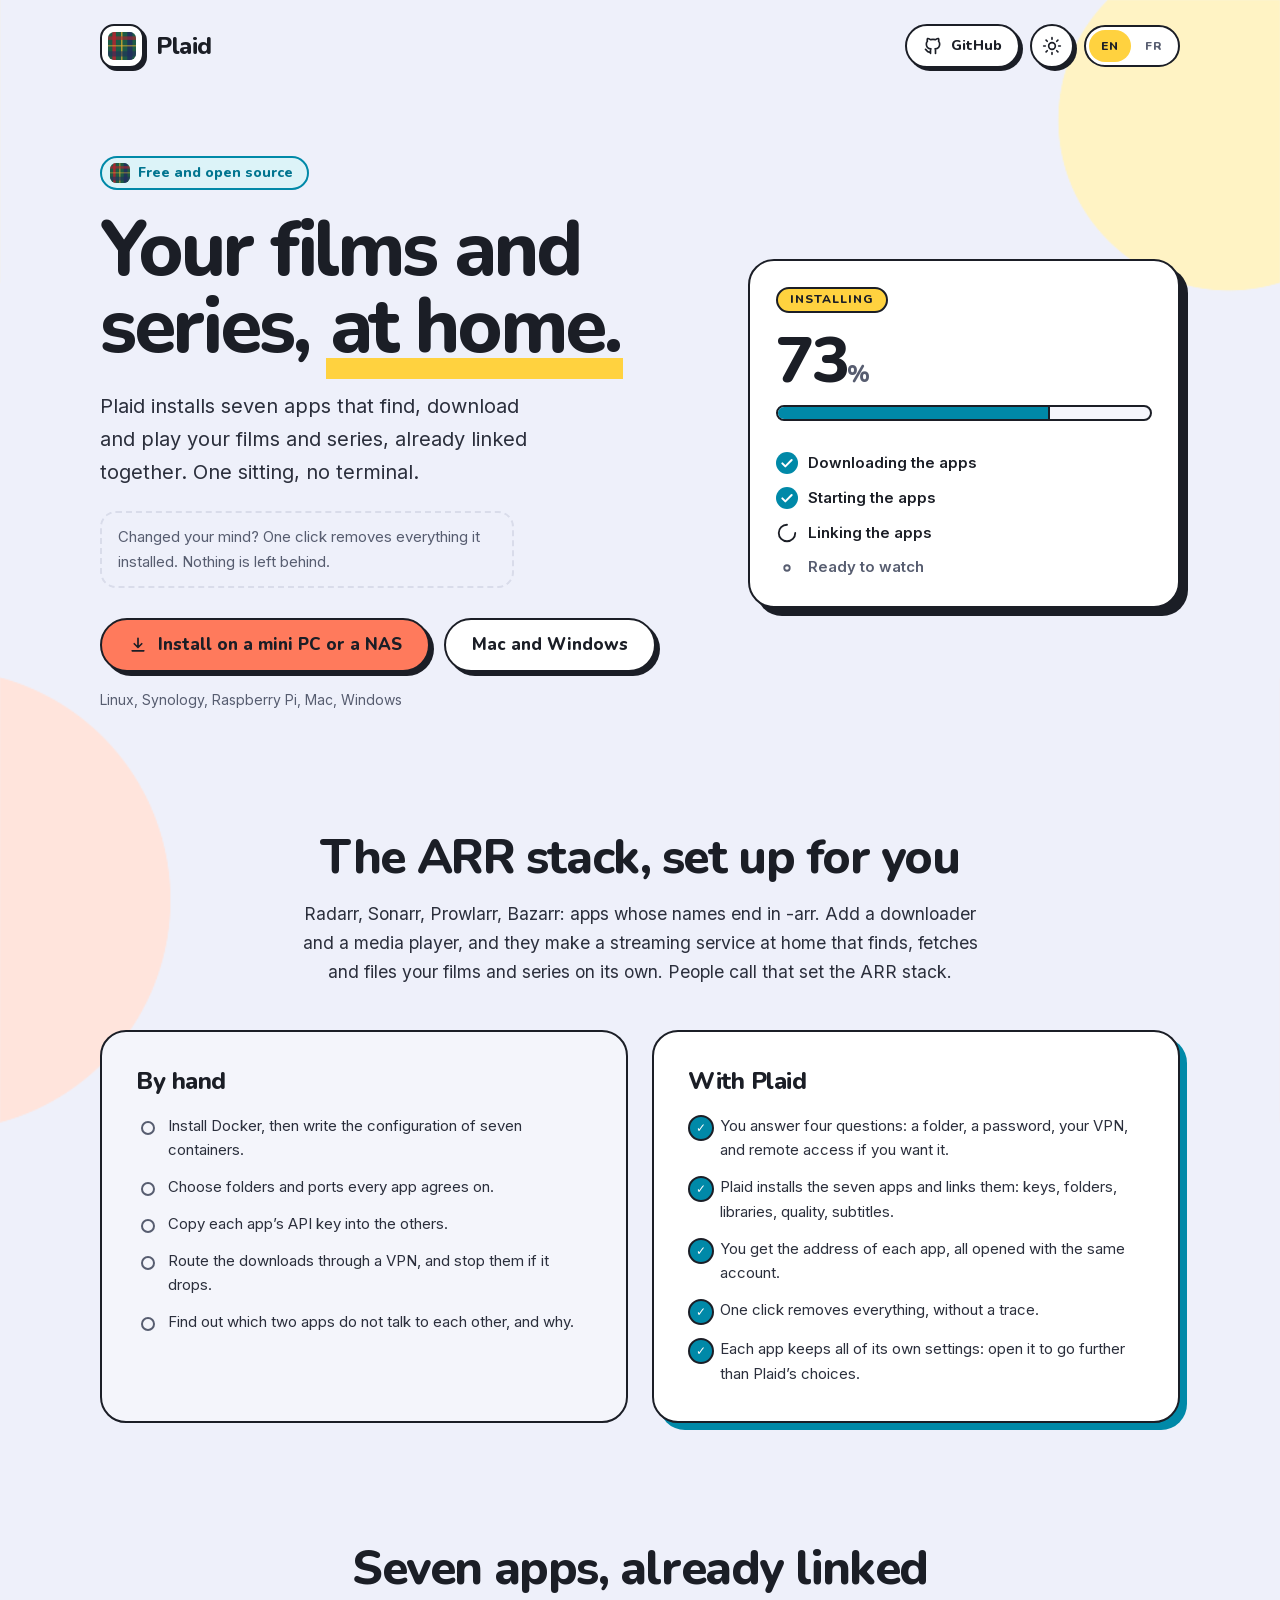
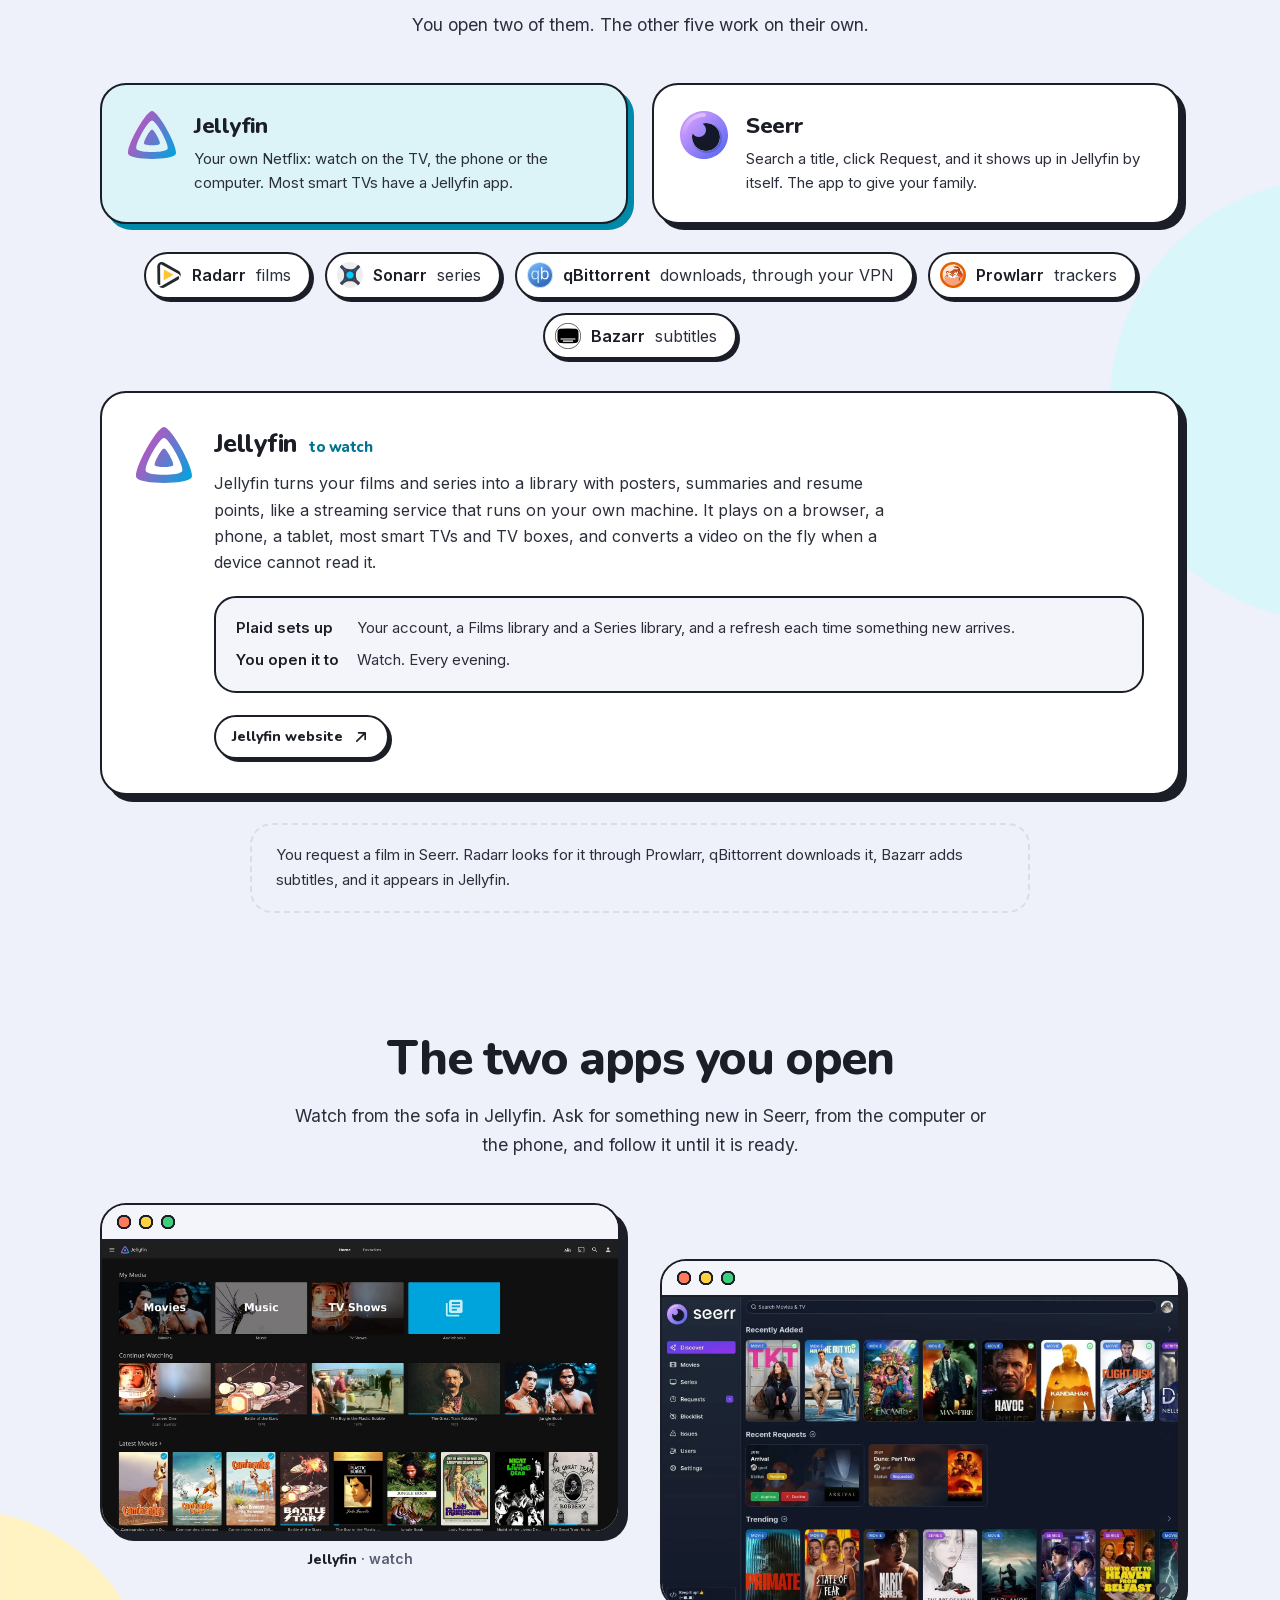
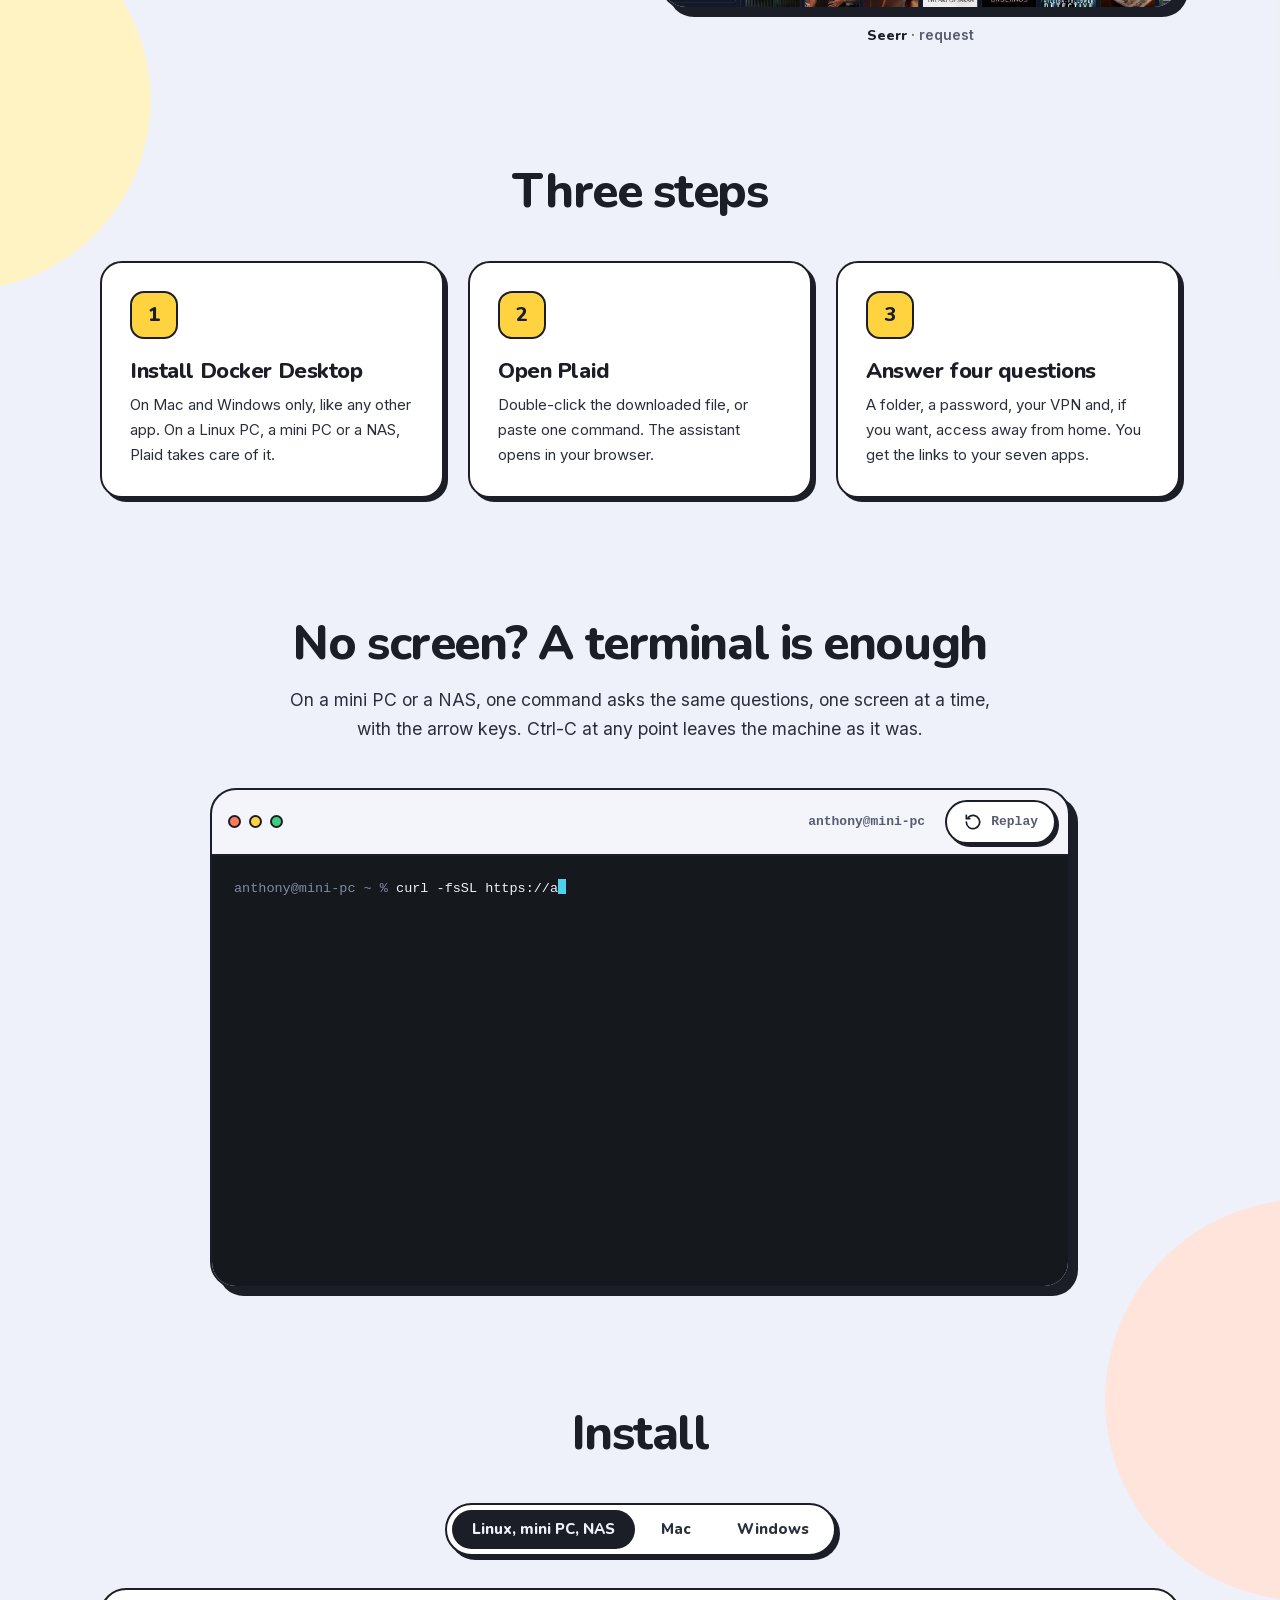
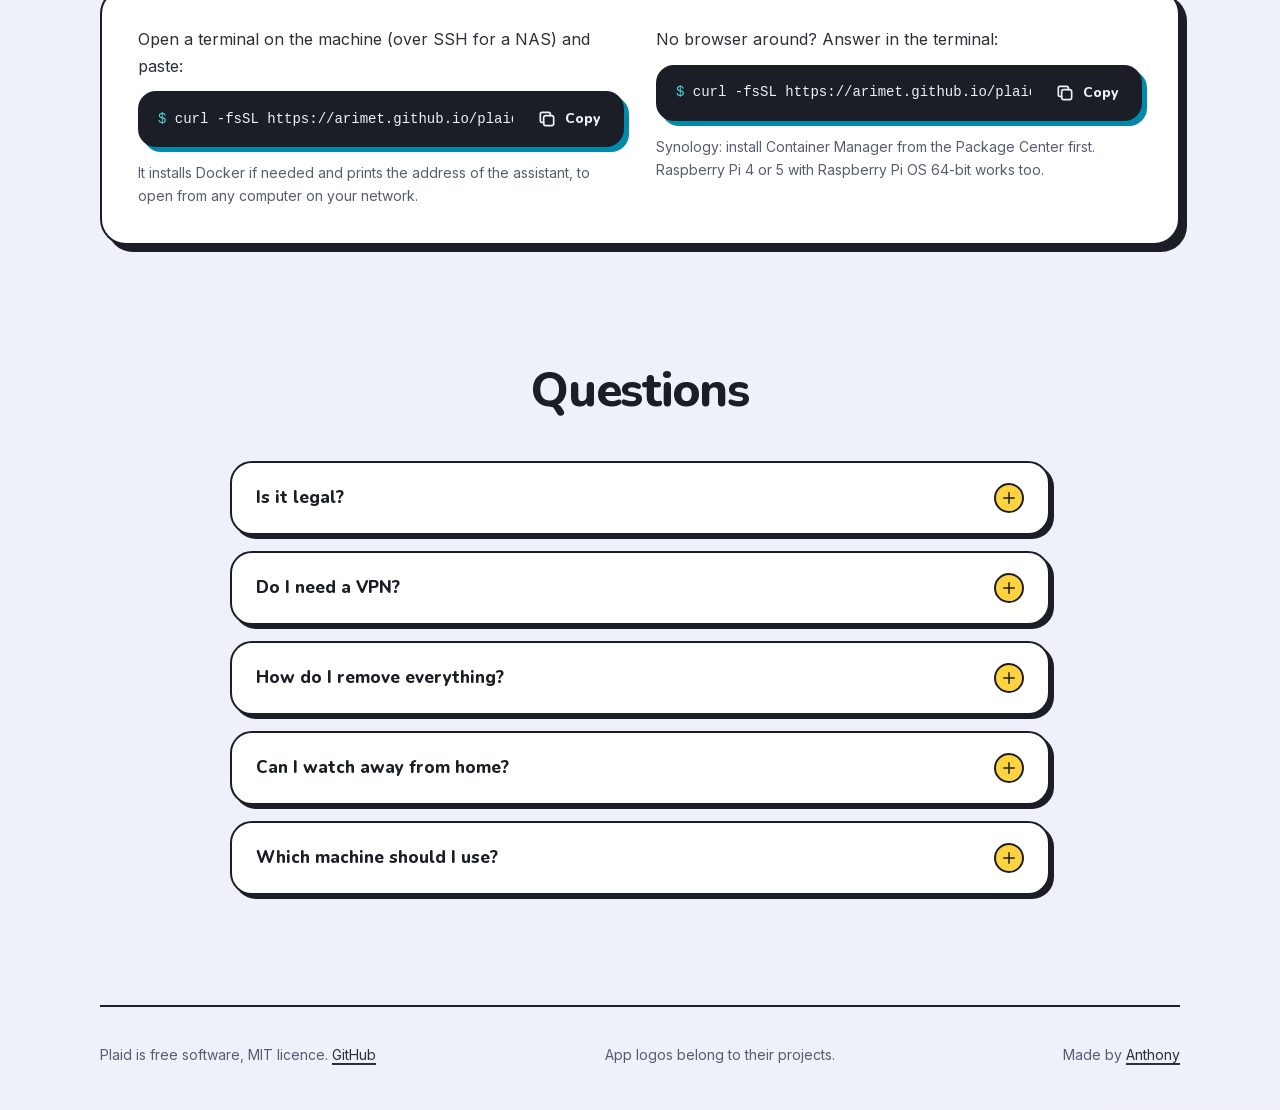
<file: site/index.html>
<!doctype html>
<html lang="en">
<head>
<meta charset="utf-8">
<meta name="viewport" content="width=device-width, initial-scale=1">
<title>Plaid · Your films and series, at home</title>
<meta name="description" content="Plaid installs Jellyfin, Seerr, Radarr, Sonarr, qBittorrent, Prowlarr and Bazarr, already linked together, without a terminal. And removes them without a trace.">
<link rel="icon" href="assets/favicon.svg" type="image/svg+xml">
<link rel="apple-touch-icon" href="assets/apple-touch-icon.png">
<link rel="canonical" href="https://arimet.github.io/plaid/">
<meta name="theme-color" content="#eef0fa" media="(prefers-color-scheme: light)">
<meta name="theme-color" content="#1b1e26" media="(prefers-color-scheme: dark)">
<script>try{const t=localStorage.getItem("plaid-theme");if(t==="light"||t==="dark")document.documentElement.dataset.theme=t}catch(e){}</script>
<!-- link previews: Open Graph for most apps, Twitter card for X -->
<meta property="og:type" content="website">
<meta property="og:site_name" content="Plaid">
<meta property="og:url" content="https://arimet.github.io/plaid/">
<meta property="og:title" content="Plaid · Your films and series, at home">
<meta property="og:description" content="Seven apps, installed and linked in one sitting: Jellyfin, Seerr, Radarr, Sonarr, qBittorrent, Prowlarr and Bazarr. Removed without a trace.">
<meta property="og:image" content="https://arimet.github.io/plaid/assets/og.png">
<meta property="og:image:type" content="image/png">
<meta property="og:image:width" content="1200">
<meta property="og:image:height" content="630">
<meta property="og:image:alt" content="Plaid: your films and series, at home. Seven apps, installed and linked in one sitting.">
<meta property="og:locale" content="en_US">
<meta property="og:locale:alternate" content="fr_FR">
<meta name="twitter:card" content="summary_large_image">
<meta name="twitter:title" content="Plaid · Your films and series, at home">
<meta name="twitter:description" content="Seven apps, installed and linked in one sitting. Removed without a trace.">
<meta name="twitter:image" content="https://arimet.github.io/plaid/assets/og.png">
<meta name="twitter:image:alt" content="Plaid: your films and series, at home. Seven apps, installed and linked in one sitting.">
<link rel="stylesheet" href="assets/fonts.css">
<style>
/* ----------------------------------------------------------------- tokens
   Same visual world as the debrief landing and Plaid's own assistant: a lavender page, white cards ringed in ink
   with a hard offset shadow, pastel blobs. Teal is Plaid's colour (what is chosen, progress, links), coral the
   main action, yellow the highlighter. The tartan lives in the logo mark only. */
:root{
  --page:#eef0fa; --surface:#fff; --subtle:#f4f5fb; --line:#d9dcea; --edge:#1b1e26; --shade:#1b1e26;
  --ink:#1b1e26; --text:#2b2f3c; --muted:#575d70; --on-fill:#1b1e26;
  --accent:#0089a8; --accent-2:#00a8c9; --accent-text:#00748f; --accent-50:#dcf3f8;
  --prompt:#4fd6e3; --on-accent:#fff; --coral:#ff7a5c; --coral-50:#ffe9e3; --yellow:#ffd23f; --yellow-50:#fff5d1; --cyan:#4fd6e3; --green:#3ccf7e;
  --blob-1:#fff3c4; --blob-2:#ffe4dc; --blob-3:#d9f6fa;
  --sans:ui-rounded,"SF Pro Rounded",Nunito,system-ui,-apple-system,"Segoe UI",sans-serif;
  --body:ui-rounded,"SF Pro Rounded",Inter,system-ui,-apple-system,"Segoe UI",sans-serif;
  --mono:ui-monospace,SFMono-Regular,"SF Mono",Menlo,Consolas,monospace;
  --pop:4px 4px 0 var(--shade);
  --r-md:16px; --r-lg:22px; --r-xl:26px; --pill:999px;
  --press:.12s cubic-bezier(.4,0,.2,1); --smooth:.25s ease;
  color-scheme:light;
}
@media (prefers-color-scheme: dark){ :root:not([data-theme="light"]){
  --page:#1b1e26; --surface:#262a35; --subtle:#2e3340; --line:#3c4253; --edge:#aab2c8; --shade:#5d6580;
  --ink:#f2f3f6; --text:#dfe2ea; --muted:#a6acbe;
  --accent:#2cc6e6; --accent-2:#4fd6e3; --accent-text:#4fd1ec; --accent-50:#193a3f;
  --coral-50:#3d2622; --yellow-50:#393119; --prompt:#00748f; --on-accent:#1b1e26;
  --blob-1:#2a2a2b; --blob-2:#2a2429; --blob-3:#1f2a30;
  color-scheme:dark;
}}
:root[data-theme="dark"]{
  --page:#1b1e26; --surface:#262a35; --subtle:#2e3340; --line:#3c4253; --edge:#aab2c8; --shade:#5d6580;
  --ink:#f2f3f6; --text:#dfe2ea; --muted:#a6acbe;
  --accent:#2cc6e6; --accent-2:#4fd6e3; --accent-text:#4fd1ec; --accent-50:#193a3f;
  --coral-50:#3d2622; --yellow-50:#393119; --prompt:#00748f; --on-accent:#1b1e26;
  --blob-1:#2a2a2b; --blob-2:#2a2429; --blob-3:#1f2a30;
  color-scheme:dark;
}

/* ----------------------------------------------------------------- base */
*{box-sizing:border-box;margin:0}
html{background:var(--page);scroll-behavior:smooth;scrollbar-color:var(--accent) var(--page)}
body{background:
    radial-gradient(circle at 96% 120px,var(--blob-1) 0 170px,transparent 171px),
    radial-gradient(circle at -60px 900px,var(--blob-2) 0 230px,transparent 231px),
    radial-gradient(circle at 104% 2000px,var(--blob-3) 0 220px,transparent 221px),
    radial-gradient(circle at -40px 3300px,var(--blob-1) 0 190px,transparent 191px),
    radial-gradient(circle at 102% 4600px,var(--blob-2) 0 200px,transparent 201px) no-repeat var(--page);
  color:var(--text);font:400 16px/1.65 var(--body);-webkit-font-smoothing:antialiased}
::selection{background:var(--yellow);color:var(--on-fill)}
a{color:var(--accent-text);text-decoration-thickness:1.5px;text-underline-offset:3px}
:focus-visible{outline:3px solid var(--accent);outline-offset:3px;border-radius:10px}
h1,h2,h3{font-family:var(--sans);color:var(--ink);letter-spacing:-.02em;text-wrap:balance}
h1{font-size:clamp(2.6rem,6.6vw,4.8rem);line-height:1;font-weight:900;letter-spacing:-.04em}
h2{font-size:clamp(1.9rem,4.4vw,3rem);line-height:1.08;font-weight:900;letter-spacing:-.03em}
h3{font-size:1.2rem;line-height:1.3;font-weight:800}
.wrap{max-width:1120px;margin:0 auto;padding:0 max(20px,env(safe-area-inset-left,0px))}
[hidden]{display:none !important}
html[data-lang="fr"] [data-l="en"],html:not([data-lang="fr"]) [data-l="fr"]{display:none !important}

/* ----------------------------------------------------------------- shared shapes */
.card{border:2.5px solid var(--edge);border-radius:var(--r-xl);background:var(--surface);box-shadow:6px 6px 0 var(--shade)}
.pill{display:inline-flex;align-items:center;gap:8px;min-height:44px;background:var(--surface);border:2px solid var(--edge);border-radius:var(--pill);
  padding:0 16px;font:800 14px/1 var(--sans);color:var(--ink);text-decoration:none;cursor:pointer;box-shadow:3px 3px 0 var(--shade);
  transition:transform var(--press),box-shadow var(--press),background var(--smooth)}
.pill:hover{background:var(--yellow-50)}
.pill:active{transform:translate(2px,2px);box-shadow:1px 1px 0 var(--shade)}
.btn{display:inline-flex;align-items:center;justify-content:center;gap:10px;min-height:54px;padding:0 26px;border:2px solid var(--edge);
  border-radius:var(--pill);cursor:pointer;text-decoration:none;font:800 17px/1.1 var(--sans);color:var(--ink);background:var(--surface);
  box-shadow:var(--pop);transition:transform var(--press),box-shadow var(--press)}
.btn:hover{transform:translate(-1px,-1px);box-shadow:5px 5px 0 var(--shade)}
.btn:active{transform:translate(2px,2px);box-shadow:1px 1px 0 var(--shade)}
.btn.primary{background:var(--coral);color:var(--on-fill)}
.btn svg,.pill svg{width:20px;height:20px;flex:none}
.icon{width:20px;height:20px;fill:none;stroke:currentColor;stroke-width:2;stroke-linecap:round;stroke-linejoin:round}
.badge{display:inline-flex;align-items:center;gap:8px;padding:5px 14px 5px 8px;border:2px solid var(--accent);border-radius:var(--pill);
  background:var(--accent-50);color:var(--accent-text);font:800 14px/1.2 var(--sans)}
.badge img{width:20px;height:20px;border-radius:6px}

/* ----------------------------------------------------------------- top bar */
.top{display:flex;align-items:center;justify-content:space-between;gap:16px;padding:24px 0}
.brand{display:flex;align-items:center;gap:12px;text-decoration:none;color:var(--ink)}
.mark{width:44px;height:44px;border-radius:14px;display:grid;place-items:center;border:2px solid var(--edge);background:var(--surface);box-shadow:3px 3px 0 var(--shade)}
.mark img{width:28px;height:28px;display:block}
.brand b{font:800 24px/1 var(--sans);letter-spacing:-.02em}
.top nav{display:flex;gap:10px;align-items:center}
.lang{display:flex;gap:2px;padding:3px;border:2px solid var(--edge);border-radius:var(--pill);background:var(--surface)}
.lang button{border:0;background:transparent;font:800 12px/1 var(--sans);letter-spacing:.08em;color:var(--muted);padding:10px 12px;border-radius:var(--pill);cursor:pointer}
.lang button[aria-pressed="true"]{background:var(--yellow);color:var(--on-fill)}
.round{display:grid;place-items:center;width:44px;height:44px;padding:0;border:2px solid var(--edge);border-radius:50%;background:var(--surface);
  color:var(--ink);cursor:pointer;box-shadow:3px 3px 0 var(--shade);transition:transform var(--press),box-shadow var(--press),background var(--smooth)}
.round:hover{background:var(--yellow-50)}
.round:active{transform:translate(2px,2px);box-shadow:1px 1px 0 var(--shade)}
.round .moon{display:none}
@media (prefers-color-scheme: dark){ :root:not([data-theme="light"]) .round .sun{display:none} :root:not([data-theme="light"]) .round .moon{display:block} }
:root[data-theme="dark"] .round .sun{display:none} :root[data-theme="dark"] .round .moon{display:block}

/* ----------------------------------------------------------------- hero */
.hero{padding:clamp(24px,6vw,64px) 0 0;display:grid;grid-template-columns:1.15fr .85fr;gap:clamp(28px,5vw,64px);align-items:center}
.hero h1{margin-top:22px}
.hero h1 em{font-style:normal;background:linear-gradient(transparent 80%,var(--yellow) 80% 100%);padding:0 .04em}
.hero .lead{font-size:clamp(1.05rem,1.8vw,1.25rem);margin-top:24px;max-width:36ch;color:var(--text)}
.quote{margin-top:22px;padding:12px 16px;border:2px dashed var(--line);border-radius:var(--r-md);font-size:15px;color:var(--muted);max-width:46ch}
.cta{display:flex;flex-wrap:wrap;gap:14px;margin-top:30px;align-items:center}
.small{font-size:14px;color:var(--muted);margin-top:16px}

/* the "installing" card: what the assistant shows while it works */
.live{padding:26px;border:2.5px solid var(--edge);border-radius:var(--r-xl);background:var(--surface);box-shadow:8px 8px 0 var(--shade)}
.live-in{display:flex;flex-direction:column}
.label{align-self:flex-start;padding:3px 12px;border:2px solid var(--edge);border-radius:var(--pill);background:var(--yellow);
  font:800 12px/1.3 var(--sans);letter-spacing:.08em;text-transform:uppercase;color:var(--on-fill)}
.big{font:900 64px/1 var(--sans);color:var(--ink);margin:16px 0 8px;letter-spacing:-.04em;font-variant-numeric:tabular-nums}
.big small{font-size:24px;color:var(--muted)}
.track{height:16px;border:2px solid var(--edge);border-radius:var(--pill);overflow:hidden;margin:4px 0 16px;background:var(--subtle)}
.fill{height:100%;background:var(--accent);box-shadow:inset -2px 0 0 var(--edge);width:var(--w,0%);transition:width 1.2s cubic-bezier(.34,1.56,.64,1)}
.steps{list-style:none;padding:0;margin-top:14px;display:flex;flex-direction:column;gap:10px;font-size:15px;font-weight:600;color:var(--ink)}
.steps li{display:flex;align-items:center;gap:10px}
.steps .ok .dot{background:var(--accent);color:var(--on-accent);border-radius:50%;padding:3px;stroke-width:3}
.steps .now{color:var(--muted)}
.dot{width:22px;height:22px;flex:none}
.spin{animation:spin 1.1s linear infinite;transform-origin:50% 50%}
@keyframes spin{to{transform:rotate(360deg)}}

/* ----------------------------------------------------------------- sections */
section{padding:clamp(80px,11vw,120px) 0 0}
.head{max-width:700px;margin:0 auto 44px;text-align:center;display:grid;justify-items:center}
.head p{margin-top:16px;font-size:1.1rem}
.apps{display:grid;grid-template-columns:repeat(2,1fr);gap:24px}
.app{display:flex;gap:18px;align-items:flex-start;padding:26px;border:2.5px solid var(--edge);border-radius:var(--r-xl);background:var(--surface);box-shadow:6px 6px 0 var(--shade)}
.app img{width:48px;height:48px;flex:none}
.app h3{font-size:1.4rem;font-weight:900}
.app p{font-size:15px;margin-top:6px}
.behind{display:flex;flex-wrap:wrap;justify-content:center;gap:14px;margin-top:28px}
.chip{display:flex;align-items:center;gap:10px;padding:8px 18px 8px 10px;border:2px solid var(--edge);border-radius:var(--pill);background:var(--surface);
  box-shadow:3px 3px 0 var(--shade);font-size:15px;color:var(--text)}
.chip img{width:26px;height:26px}
.chip b{color:var(--ink);font-weight:800}
/* apps are buttons: lifted on hover, tinted teal when their card is open */
button.app,button.chip{font:inherit;color:inherit;text-align:left;cursor:pointer;transition:transform var(--press),box-shadow var(--press),background var(--smooth)}
button.app:hover,button.chip:hover{transform:translate(-2px,-2px)}
button.app:hover{box-shadow:8px 8px 0 var(--shade)}
button.chip:hover{box-shadow:5px 5px 0 var(--shade)}
button.app[aria-pressed="true"],button.chip[aria-pressed="true"]{background:var(--accent-50);transform:none}
button.app[aria-pressed="true"]{box-shadow:6px 6px 0 var(--accent)}
button.chip[aria-pressed="true"]{box-shadow:3px 3px 0 var(--accent)}
.appinfo{margin-top:32px}
.appinfo article{display:grid;grid-template-columns:56px 1fr;gap:22px;padding:clamp(22px,4vw,34px);border:2.5px solid var(--edge);border-radius:var(--r-xl);
  background:var(--surface);box-shadow:7px 7px 0 var(--shade);animation:rise .35s ease}
@keyframes rise{from{opacity:0;transform:translateY(8px)}}
.appinfo h3{font-size:1.6rem;font-weight:900}
.appinfo .role{font:800 15px/1 var(--sans);color:var(--accent-text);margin-left:6px}
.appinfo p{margin-top:10px;max-width:68ch}
.appinfo dl{display:grid;grid-template-columns:auto 1fr;gap:8px 18px;margin:20px 0 22px;padding:18px 20px;border:2px solid var(--edge);border-radius:var(--r-lg);
  background:var(--subtle);font-size:15px}
.appinfo dt{font-weight:800;color:var(--ink)}
.appinfo dd{margin:0}
@media (max-width:620px){.appinfo article{grid-template-columns:1fr}.appinfo dl{grid-template-columns:1fr}.appinfo dd{margin-bottom:6px}}
.flow{margin-top:28px;padding:18px 24px;border:2px dashed var(--line);border-radius:var(--r-lg);font-size:15px;max-width:780px;margin-inline:auto}

/* the ARR stack: the long way on a grey card, Plaid's way on a white card that pops */
.why{display:grid;grid-template-columns:repeat(2,minmax(0,1fr));gap:24px}
.why>div{padding:clamp(24px,4vw,34px);border:2.5px solid var(--edge);border-radius:var(--r-xl)}
.by-hand{background:var(--subtle)}
.with-plaid{background:var(--surface);box-shadow:7px 7px 0 var(--accent)}
.why h3{font-size:1.5rem;font-weight:900;margin-bottom:16px}
.why ul{list-style:none;padding:0;display:flex;flex-direction:column;gap:12px;font-size:15px}
.why li{display:grid;grid-template-columns:22px 1fr;gap:10px}
.by-hand li::before{content:"";width:10px;height:10px;margin:7px 0 0 5px;border:2px solid var(--muted);border-radius:50%}
.with-plaid li::before{content:"✓";display:grid;place-items:center;width:22px;height:22px;margin-top:1px;border:2px solid var(--edge);border-radius:50%;
  background:var(--accent);color:var(--on-accent);font-size:12px;font-weight:900}
@media (max-width:900px){.why{grid-template-columns:minmax(0,1fr)}}
.how{display:grid;grid-template-columns:repeat(3,1fr);gap:24px;counter-reset:n;padding:0}
.how li{list-style:none;padding:28px;border:2px solid var(--edge);border-radius:var(--r-lg);background:var(--surface);box-shadow:var(--pop)}
.how li::before{counter-increment:n;content:counter(n);display:grid;place-items:center;width:44px;height:44px;border:2px solid var(--edge);border-radius:14px;
  background:var(--yellow);font:900 20px/1 var(--sans);color:var(--on-fill);margin-bottom:18px}
.how h3{font-size:1.35rem;font-weight:900}
.how p{font-size:15px;margin-top:8px}

.tabs{display:flex;width:fit-content;margin:0 auto;justify-content:center;gap:6px;padding:5px;border:2px solid var(--edge);border-radius:var(--pill);
  background:var(--surface);box-shadow:var(--pop);flex-wrap:wrap}
.tabs button{border:0;background:transparent;color:var(--text);font:800 15px/1 var(--sans);padding:12px 20px;border-radius:var(--pill);cursor:pointer;
  transition:background var(--smooth),color var(--smooth)}
.tabs button:hover{background:var(--yellow-50)}
.tabs button[aria-selected="true"]{background:var(--ink);color:var(--page)}
.panel{margin-top:32px;padding:clamp(24px,4vw,36px);border:2.5px solid var(--edge);border-radius:var(--r-xl);background:var(--surface);box-shadow:7px 7px 0 var(--shade);
  display:grid;grid-template-columns:repeat(2,minmax(0,1fr));gap:32px;align-items:start}
.panel .get{align-self:center;justify-self:center}
.panel ol{padding-left:20px;display:flex;flex-direction:column;gap:10px}
.panel li::marker{color:var(--accent-text);font-weight:900}
.panel .note{font-size:14px;color:var(--muted);margin-top:14px}
/* a command to paste: the dark box of the debrief landing, Copy on its right */
.cmd{display:flex;align-items:center;gap:8px;padding:6px 6px 6px 18px;border:2px solid var(--edge);border-radius:18px;background:var(--ink);
  box-shadow:5px 5px 0 var(--accent);margin-top:12px;min-width:0}
.cmd code{flex:1;min-width:0;font:500 14px/1.5 var(--mono);color:var(--page);overflow-x:auto;white-space:nowrap;scrollbar-width:none}
.cmd code::before{content:"$ ";color:var(--prompt)}
.cmd code::-webkit-scrollbar{display:none}
.cmd .pill{flex:none;border:0;box-shadow:none;background:transparent;color:var(--page);min-height:40px;border-radius:12px}
.cmd .pill:hover{background:color-mix(in srgb,var(--page) 16%,transparent)}
.cmd .pill:active{transform:none}

.faq{display:flex;flex-direction:column;gap:16px;max-width:820px;margin:0 auto}
.faq details{border:2px solid var(--edge);border-radius:var(--r-lg);background:var(--surface);box-shadow:var(--pop);transition:box-shadow var(--smooth)}
.faq details[open]{box-shadow:5px 5px 0 var(--accent)}
.faq summary{list-style:none;cursor:pointer;padding:20px 24px;display:flex;justify-content:space-between;align-items:center;gap:16px;
  font:800 17px/1.3 var(--sans);color:var(--ink)}
.faq summary::-webkit-details-marker{display:none}
.faq summary .icon{flex:none;width:30px;height:30px;padding:4px;border:2px solid var(--edge);border-radius:50%;background:var(--yellow);color:var(--on-fill);
  transition:transform var(--smooth)}
.faq details[open] summary .icon{transform:rotate(45deg)}
.faq details p{padding:0 24px 22px;font-size:15px}

/* ----------------------------------------------------------------- screenshots: the two apps people open,
   each in a browser-window frame; the second one steps down so the pair reads as a sequence. */
.shots{display:grid;grid-template-columns:repeat(2,minmax(0,1fr));gap:clamp(24px,4vw,40px);align-items:start}
.shots figure:nth-child(2){margin-top:56px}
.frame{border:2.5px solid var(--edge);border-radius:var(--r-xl);background:var(--subtle);box-shadow:8px 8px 0 var(--shade);overflow:hidden}
.frame::before{content:"";display:block;height:34px;border-bottom:2.5px solid var(--edge);
  background:radial-gradient(circle at 22px 50%,var(--coral) 0 5px,var(--edge) 5.5px 7px,transparent 7.5px),
    radial-gradient(circle at 44px 50%,var(--yellow) 0 5px,var(--edge) 5.5px 7px,transparent 7.5px),
    radial-gradient(circle at 66px 50%,var(--green) 0 5px,var(--edge) 5.5px 7px,transparent 7.5px) var(--subtle)}
.frame img{display:block;width:100%;height:auto}
.cap{margin-top:16px;text-align:center;font:600 14px/1.4 var(--body);color:var(--muted)}
.cap b{color:var(--ink);font-family:var(--sans);font-weight:900}
@media (max-width:900px){.shots{grid-template-columns:minmax(0,1fr)}.shots figure:nth-child(2){margin-top:0}}

/* ----------------------------------------------------------------- terminal replay
   A real terminal session, played back: the screen is always dark, in the same window frame as the screenshots. */
.term{border:2.5px solid var(--edge);border-radius:var(--r-xl);background:var(--subtle);box-shadow:8px 8px 0 var(--shade);max-width:860px;margin:0 auto;overflow:hidden}
.term-bar{display:flex;align-items:center;gap:8px;padding:10px 12px 10px 16px;border-bottom:2.5px solid var(--edge)}
.term-bar i{width:13px;height:13px;border:2px solid var(--edge);border-radius:50%}
.term-bar i:nth-child(1){background:var(--coral)}.term-bar i:nth-child(2){background:var(--yellow)}.term-bar i:nth-child(3){background:var(--green)}
.term-bar span{margin-left:auto;font:600 13px/1 var(--mono);color:var(--muted)}
.term-bar button{margin-left:12px}
.screen{background:#15181d;padding:22px 22px 26px;height:430px;overflow:hidden;font:500 13.5px/1.6 var(--mono);color:#c9d1e0;
  white-space:pre-wrap;word-break:break-word}
.screen .p{color:#7f8aa3}.screen .c{color:#eef2fa}.screen .g{color:#00a8c9}.screen .gd{color:#4fd1ec}.screen .r{color:#ff7a70}
.screen .t{color:#4fd1ec;text-decoration:underline;text-underline-offset:3px}.screen .d{color:#7f8aa3}.screen .b{font-weight:700;color:#fff}
.screen .cursor{display:inline-block;width:.6em;height:1.15em;vertical-align:-.2em;background:#4fd1ec;animation:blink 1s steps(2) infinite}
@keyframes blink{50%{opacity:0}}
@media (max-width:520px){.screen{font-size:11.5px;height:400px;padding:16px}}

footer{margin-top:110px;padding:36px 0 calc(44px + env(safe-area-inset-bottom,0px));border-top:2px solid var(--edge);
  display:flex;flex-wrap:wrap;gap:16px 32px;justify-content:space-between;font-size:14px;color:var(--muted)}
footer a{color:var(--text)}

/* ----------------------------------------------------------------- reveal on scroll */
.reveal{opacity:0;transform:translateY(16px);transition:opacity .6s ease,transform .6s ease}
.reveal.is-visible{opacity:1;transform:none}
.no-js .reveal{opacity:1;transform:none}

/* the parts of a section follow it in one by one (--i is set from their position) */
@keyframes lift{from{opacity:0;transform:translateY(18px)}}
.reveal.is-visible :is(.why,.apps,.behind,.how,.faq,.shots,.tabs)>*{animation:lift .6s cubic-bezier(.2,.8,.2,1) backwards;
  animation-delay:calc(var(--i,0) * 70ms + 120ms)}
/* the hero settles in on load, the install card floats */
.hero>div:first-child>*,.hero .live{animation:lift .7s cubic-bezier(.2,.8,.2,1) backwards;animation-delay:calc(var(--i,0) * 90ms)}
.hero .live{--i:5}
.live{animation:lift .7s cubic-bezier(.2,.8,.2,1) backwards,float 7s ease-in-out 1.5s infinite}
@keyframes float{50%{transform:translateY(-6px) rotate(-.4deg)}}
/* a new tab's panel, an app's card: they rise into place */
.panel:not([hidden]){animation:rise .4s ease}
/* screenshots lean in under the pointer */
.frame{transition:transform .5s cubic-bezier(.2,.8,.2,1),box-shadow .5s ease}
.frame:hover{transform:translate(-3px,-3px) rotate(-.5deg);box-shadow:11px 11px 0 var(--shade)}
.shots figure:nth-child(2) .frame:hover{transform:translate(-3px,-3px) rotate(.5deg)}

/* ----------------------------------------------------------------- small screens */
@media (max-width:900px){
  .hero{grid-template-columns:minmax(0,1fr);align-items:start}
  .apps,.how,.panel{grid-template-columns:minmax(0,1fr)}
}
@media (max-width:520px){
  .top nav .pill span{display:none}
  .top nav .pill{width:44px;padding:0;justify-content:center}
  .tabs{width:100%;display:grid;grid-template-columns:auto auto 1fr;gap:4px;border-radius:var(--r-lg)}
  .tabs button{padding:12px 12px;line-height:1.25;border-radius:var(--r-md)}
  .btn{width:100%}
  .big{font-size:52px}
  .cmd{padding-left:14px}
  .cmd code{font-size:13px}
  .cmd .copy-label{display:none}
  .live{padding:20px}
}
@media (prefers-reduced-motion:reduce){
  html{scroll-behavior:auto}
  *,*::before,*::after{animation-duration:.01ms !important;animation-delay:0s !important;animation-iteration-count:1 !important;transition-duration:.01ms !important}
  .reveal{opacity:1;transform:none}
}
</style>
<!-- GoatCounter: no cookie, counts visits plus the download and copy clicks marked data-goatcounter-click. -->
<script data-goatcounter="https://arimet.goatcounter.com/count" async src="https://gc.zgo.at/count.js"></script>
</head>
<body class="no-js">
<div class="wrap">

<!-- top bar: the tartan lives in the mark only; everything else is the one surface -->
<header class="top">
  <a class="brand" href="#">
    <span class="mark"><img src="assets/favicon.svg" alt="" width="28" height="28"></span><b>Plaid</b>
  </a>
  <nav>
    <a class="pill" href="https://github.com/arimet/plaid">
      <svg class="icon" viewBox="0 0 24 24" aria-hidden="true"><path d="M9 19c-4.3 1.4-4.3-2.5-6-3m12 5v-3.5c0-1 .1-1.4-.5-2 2.8-.3 5.5-1.4 5.5-6a4.6 4.6 0 0 0-1.3-3.2 4.2 4.2 0 0 0-.1-3.2s-1.1-.3-3.5 1.3a12.3 12.3 0 0 0-6.2 0C6.5 2.8 5.4 3.1 5.4 3.1a4.2 4.2 0 0 0-.1 3.2A4.6 4.6 0 0 0 4 9.5c0 4.6 2.7 5.7 5.5 6-.6.6-.6 1.2-.5 2V21"/></svg>
      <span>GitHub</span>
    </a>
    <button class="round" type="button" id="theme" aria-label="Light or dark">
      <svg class="icon sun" viewBox="0 0 24 24" aria-hidden="true"><circle cx="12" cy="12" r="4"/><path d="M12 2v2m0 16v2M4.9 4.9l1.4 1.4m11.4 11.4 1.4 1.4M2 12h2m16 0h2M4.9 19.1l1.4-1.4M17.7 6.3l1.4-1.4"/></svg>
      <svg class="icon moon" viewBox="0 0 24 24" aria-hidden="true"><path d="M20 14.5A8 8 0 0 1 9.5 4 8 8 0 1 0 20 14.5Z"/></svg>
    </button>
    <div class="lang" role="group" aria-label="Language">
      <button type="button" data-set-lang="en" aria-pressed="true">EN</button>
      <button type="button" data-set-lang="fr" aria-pressed="false">FR</button>
    </div>
  </nav>
</header>

<!-- hero: the promise, the one action for this visitor's system, and the assistant at work -->
<main>
<div class="hero">
  <div>
    <span class="badge"><img src="assets/favicon.svg" alt="" width="20" height="20"><span data-l="en">Free and open source</span><span data-l="fr">Libre et gratuit</span></span>
    <h1>
      <span data-l="en">Your films and series, <em>at&nbsp;home.</em></span>
      <span data-l="fr">Vos films et séries, <em>à&nbsp;la&nbsp;maison.</em></span>
    </h1>
    <p class="lead">
      <span data-l="en">Plaid installs seven apps that find, download and play your films and series, already linked together. One sitting, no terminal.</span>
      <span data-l="fr">Plaid installe sept applis qui trouvent, téléchargent et lisent vos films et séries, déjà reliées entre elles. En une fois, sans terminal.</span>
    </p>
    <p class="quote">
      <span data-l="en">Changed your mind? One click removes everything it installed. Nothing is left behind.</span>
      <span data-l="fr">Changement d’avis ? Un clic retire tout ce qu’il a installé. Rien ne reste derrière.</span>
    </p>
    <div class="cta">
      <a class="btn primary" href="#install">
        <svg class="icon" viewBox="0 0 24 24" aria-hidden="true"><path d="M12 4v11m0 0 4.5-4.5M12 15l-4.5-4.5M5 19h14"/></svg>
        <span data-l="en">Install on a mini PC or a NAS</span><span data-l="fr">Installer sur un mini PC ou un NAS</span>
      </a>
      <a class="btn" id="get" href="#install"><span id="get-label"><span data-l="en">Mac and Windows</span><span data-l="fr">Mac et Windows</span></span></a>
    </div>
    <p class="small">
      Linux, Synology, Raspberry&nbsp;Pi, Mac, Windows
    </p>
  </div>

  <div class="live" aria-hidden="true">
    <div class="live-in">
      <div class="label"><span data-l="en">Installing</span><span data-l="fr">Installation</span></div>
      <div class="big" id="pct">0<small>%</small></div>
      <div class="track"><div class="fill" id="bar"></div></div>
      <ul class="steps">
        <li class="ok"><svg class="dot icon" viewBox="0 0 24 24"><path d="m5 12.5 4.5 4.5L19 7.5"/></svg><span data-l="en">Downloading the apps</span><span data-l="fr">Téléchargement des applis</span></li>
        <li class="ok"><svg class="dot icon" viewBox="0 0 24 24"><path d="m5 12.5 4.5 4.5L19 7.5"/></svg><span data-l="en">Starting the apps</span><span data-l="fr">Démarrage des applis</span></li>
        <li><svg class="dot icon spin" viewBox="0 0 24 24"><path d="M12 3a9 9 0 1 0 9 9"/></svg><span data-l="en">Linking the apps</span><span data-l="fr">Liaison des applis</span></li>
        <li class="now"><svg class="dot icon" viewBox="0 0 24 24"><circle cx="12" cy="12" r="3"/></svg><span data-l="en">Ready to watch</span><span data-l="fr">Prêt à regarder</span></li>
      </ul>
    </div>
  </div>
</div>

<!-- what an ARR stack is, and what Plaid saves you -->
<section class="reveal" id="why">
  <div class="head">
    <h2><span data-l="en">The ARR stack, set up for you</span><span data-l="fr">La stack ARR, installée pour vous</span></h2>
    <p><span data-l="en">Radarr, Sonarr, Prowlarr, Bazarr: apps whose names end in -arr. Add a downloader and a media player, and they make a streaming service at home that finds, fetches and files your films and series on its own. People call that set the ARR stack.</span>
       <span data-l="fr">Radarr, Sonarr, Prowlarr, Bazarr : des applis dont le nom finit en -arr. Ajoutez un logiciel de téléchargement et un lecteur, et elles forment un service de streaming à la maison qui trouve, récupère et range vos films et séries tout seul. C’est ce qu’on appelle la stack ARR.</span></p>
  </div>
  <div class="why">
    <div class="by-hand">
      <h3><span data-l="en">By hand</span><span data-l="fr">À la main</span></h3>
      <ul>
        <li><span data-l="en">Install Docker, then write the configuration of seven containers.</span><span data-l="fr">Installer Docker, puis écrire la configuration de sept conteneurs.</span></li>
        <li><span data-l="en">Choose folders and ports every app agrees on.</span><span data-l="fr">Choisir des dossiers et des ports sur lesquels toutes les applis s’accordent.</span></li>
        <li><span data-l="en">Copy each app’s API key into the others.</span><span data-l="fr">Copier la clé d’API de chaque appli dans les autres.</span></li>
        <li><span data-l="en">Route the downloads through a VPN, and stop them if it drops.</span><span data-l="fr">Faire passer les téléchargements par un VPN, et les couper s’il tombe.</span></li>
        <li><span data-l="en">Find out which two apps do not talk to each other, and why.</span><span data-l="fr">Trouver quelles applis ne se parlent pas, et pourquoi.</span></li>
      </ul>
    </div>
    <div class="with-plaid">
      <h3><span data-l="en">With Plaid</span><span data-l="fr">Avec Plaid</span></h3>
      <ul>
        <li><span data-l="en">You answer four questions: a folder, a password, your VPN, and remote access if you want it.</span><span data-l="fr">Vous répondez à quatre questions : un dossier, un mot de passe, votre VPN, et l’accès à distance si vous le voulez.</span></li>
        <li><span data-l="en">Plaid installs the seven apps and links them: keys, folders, libraries, quality, subtitles.</span><span data-l="fr">Plaid installe les sept applis et les relie : clés, dossiers, bibliothèques, qualité, sous-titres.</span></li>
        <li><span data-l="en">You get the address of each app, all opened with the same account.</span><span data-l="fr">Vous recevez l’adresse de chaque appli, toutes ouvertes avec le même compte.</span></li>
        <li><span data-l="en">One click removes everything, without a trace.</span><span data-l="fr">Un clic retire tout, sans laisser de trace.</span></li>
        <li><span data-l="en">Each app keeps all of its own settings: open it to go further than Plaid’s choices.</span><span data-l="fr">Chaque appli garde tous ses réglages : ouvrez-la pour aller plus loin que les choix de Plaid.</span></li>
      </ul>
    </div>
  </div>
</section>

<!-- what you get -->
<section class="reveal" id="apps">
  <div class="head">
    <h2><span data-l="en">Seven apps, already linked</span><span data-l="fr">Sept applis, déjà reliées</span></h2>
    <p>
      <span data-l="en">You open two of them. The other five work on their own.</span>
      <span data-l="fr">Vous en ouvrez deux. Les cinq autres travaillent toutes seules.</span>
    </p>
  </div>
  <!-- each app opens its own card below: raised when idle, pressed in with a teal name when chosen -->
  <div class="apps">
    <button type="button" class="app" data-app="jellyfin" aria-controls="appinfo" aria-pressed="true">
      <img src="assets/icons/jellyfin.svg" alt="" width="44" height="44">
      <div><h3>Jellyfin</h3>
        <p><span data-l="en">Your own Netflix: watch on the TV, the phone or the computer. Most smart TVs have a Jellyfin app.</span>
           <span data-l="fr">Votre Netflix à la maison : sur la télé, le téléphone ou l’ordinateur. La plupart des télés connectées ont une appli Jellyfin.</span></p></div>
    </button>
    <button type="button" class="app" data-app="seerr" aria-controls="appinfo" aria-pressed="false">
      <img src="assets/icons/seerr.svg" alt="" width="44" height="44">
      <div><h3>Seerr</h3>
        <p><span data-l="en">Search a title, click Request, and it shows up in Jellyfin by itself. The app to give your family.</span>
           <span data-l="fr">Cherchez un titre, cliquez sur Demander : il arrive tout seul dans Jellyfin. L’appli à donner à la famille.</span></p></div>
    </button>
  </div>
  <div class="behind">
    <button type="button" class="chip" data-app="radarr" aria-controls="appinfo" aria-pressed="false"><img src="assets/icons/radarr.svg" alt="" width="26" height="26"><b>Radarr</b><span data-l="en">films</span><span data-l="fr">films</span></button>
    <button type="button" class="chip" data-app="sonarr" aria-controls="appinfo" aria-pressed="false"><img src="assets/icons/sonarr.svg" alt="" width="26" height="26"><b>Sonarr</b><span data-l="en">series</span><span data-l="fr">séries</span></button>
    <button type="button" class="chip" data-app="qbittorrent" aria-controls="appinfo" aria-pressed="false"><img src="assets/icons/qbittorrent.svg" alt="" width="26" height="26"><b>qBittorrent</b><span data-l="en">downloads, through your VPN</span><span data-l="fr">téléchargements, via votre VPN</span></button>
    <button type="button" class="chip" data-app="prowlarr" aria-controls="appinfo" aria-pressed="false"><img src="assets/icons/prowlarr.svg" alt="" width="26" height="26"><b>Prowlarr</b><span data-l="en">trackers</span><span data-l="fr">trackers</span></button>
    <button type="button" class="chip" data-app="bazarr" aria-controls="appinfo" aria-pressed="false"><img src="assets/icons/bazarr.svg" alt="" width="26" height="26"><b>Bazarr</b><span data-l="en">subtitles</span><span data-l="fr">sous-titres</span></button>
  </div>

  <div class="appinfo" id="appinfo" aria-live="polite">
    <article data-info="jellyfin">
      <img src="assets/icons/jellyfin.svg" alt="" width="56" height="56">
      <div>
        <h3>Jellyfin <span class="role"><span data-l="en">to watch</span><span data-l="fr">pour regarder</span></span></h3>
        <p><span data-l="en">Jellyfin turns your films and series into a library with posters, summaries and resume points, like a streaming service that runs on your own machine. It plays on a browser, a phone, a tablet, most smart TVs and TV boxes, and converts a video on the fly when a device cannot read it.</span>
           <span data-l="fr">Jellyfin range vos films et séries en une bibliothèque avec affiches, résumés et reprise de lecture, comme un service de streaming qui tourne sur votre propre machine. Il se lit dans un navigateur, sur téléphone, tablette, la plupart des télés connectées et des box, et convertit une vidéo à la volée quand un appareil ne sait pas la lire.</span></p>
        <dl>
          <dt><span data-l="en">Plaid sets up</span><span data-l="fr">Plaid règle</span></dt>
          <dd><span data-l="en">Your account, a Films library and a Series library, and a refresh each time something new arrives.</span><span data-l="fr">Votre compte, une bibliothèque Films et une Séries, et une mise à jour à chaque nouvelle arrivée.</span></dd>
          <dt><span data-l="en">You open it to</span><span data-l="fr">Vous l’ouvrez pour</span></dt>
          <dd><span data-l="en">Watch. Every evening.</span><span data-l="fr">Regarder. Tous les soirs.</span></dd>
        </dl>
        <a class="pill" href="https://jellyfin.org"><span data-l="en">Jellyfin website</span><span data-l="fr">Site de Jellyfin</span><svg class="icon" viewBox="0 0 24 24" aria-hidden="true"><path d="M7 17 17 7M9 7h8v8"/></svg></a>
      </div>
    </article>
    <article data-info="seerr" hidden>
      <img src="assets/icons/seerr.svg" alt="" width="56" height="56">
      <div>
        <h3>Seerr <span class="role"><span data-l="en">to request</span><span data-l="fr">pour demander</span></span></h3>
        <p><span data-l="en">Seerr is a catalogue of films and series, trending ones included, with a Request button. Each member of the household signs in with their Jellyfin account, asks for what they want, and follows the request until it is ready to watch.</span>
           <span data-l="fr">Seerr est un catalogue de films et de séries, nouveautés comprises, avec un bouton Demander. Chaque membre du foyer s’y connecte avec son compte Jellyfin, demande ce qu’il veut et suit sa demande jusqu’à ce qu’elle soit prête à regarder.</span></p>
        <dl>
          <dt><span data-l="en">Plaid sets up</span><span data-l="fr">Plaid règle</span></dt>
          <dd><span data-l="en">The sign-in through Jellyfin, and the link that sends films to Radarr and series to Sonarr.</span><span data-l="fr">La connexion par Jellyfin, et le lien qui envoie les films à Radarr et les séries à Sonarr.</span></dd>
          <dt><span data-l="en">You open it to</span><span data-l="fr">Vous l’ouvrez pour</span></dt>
          <dd><span data-l="en">Ask for something new, from the sofa or the bus.</span><span data-l="fr">Demander quelque chose de nouveau, depuis le canapé ou le bus.</span></dd>
        </dl>
        <a class="pill" href="https://github.com/seerr-team/seerr"><span data-l="en">Seerr on GitHub</span><span data-l="fr">Seerr sur GitHub</span><svg class="icon" viewBox="0 0 24 24" aria-hidden="true"><path d="M7 17 17 7M9 7h8v8"/></svg></a>
      </div>
    </article>
    <article data-info="radarr" hidden>
      <img src="assets/icons/radarr.svg" alt="" width="56" height="56">
      <div>
        <h3>Radarr <span class="role"><span data-l="en">for films</span><span data-l="fr">pour les films</span></span></h3>
        <p><span data-l="en">Radarr keeps the list of films you want. It looks for each one, picks the best version for the quality you set, hands it to qBittorrent, then renames and files it where Jellyfin expects it.</span>
           <span data-l="fr">Radarr tient la liste des films que vous voulez. Il cherche chacun, choisit la meilleure version selon la qualité réglée, la confie à qBittorrent, puis la renomme et la range là où Jellyfin l’attend.</span></p>
        <dl>
          <dt><span data-l="en">Plaid sets up</span><span data-l="fr">Plaid règle</span></dt>
          <dd><span data-l="en">The films folder, 1080p quality, the link to qBittorrent and the refresh of Jellyfin.</span><span data-l="fr">Le dossier des films, la qualité 1080p, le lien avec qBittorrent et la mise à jour de Jellyfin.</span></dd>
          <dt><span data-l="en">You open it to</span><span data-l="fr">Vous l’ouvrez pour</span></dt>
          <dd><span data-l="en">See what is waiting, or change the quality.</span><span data-l="fr">Voir ce qui est en attente, ou changer la qualité.</span></dd>
        </dl>
        <a class="pill" href="https://radarr.video"><span data-l="en">Radarr website</span><span data-l="fr">Site de Radarr</span><svg class="icon" viewBox="0 0 24 24" aria-hidden="true"><path d="M7 17 17 7M9 7h8v8"/></svg></a>
      </div>
    </article>
    <article data-info="sonarr" hidden>
      <img src="assets/icons/sonarr.svg" alt="" width="56" height="56">
      <div>
        <h3>Sonarr <span class="role"><span data-l="en">for series</span><span data-l="fr">pour les séries</span></span></h3>
        <p><span data-l="en">Sonarr does for series what Radarr does for films, episode by episode. It also follows the series you watch: when a new episode comes out, it fetches it without being asked.</span>
           <span data-l="fr">Sonarr fait pour les séries ce que Radarr fait pour les films, épisode par épisode. Il suit aussi les séries que vous regardez : quand un nouvel épisode sort, il le récupère sans qu’on le lui demande.</span></p>
        <dl>
          <dt><span data-l="en">Plaid sets up</span><span data-l="fr">Plaid règle</span></dt>
          <dd><span data-l="en">The series folder, 1080p quality, the link to qBittorrent and the refresh of Jellyfin.</span><span data-l="fr">Le dossier des séries, la qualité 1080p, le lien avec qBittorrent et la mise à jour de Jellyfin.</span></dd>
          <dt><span data-l="en">You open it to</span><span data-l="fr">Vous l’ouvrez pour</span></dt>
          <dd><span data-l="en">See the coming episodes, or follow a new series.</span><span data-l="fr">Voir les prochains épisodes, ou suivre une nouvelle série.</span></dd>
        </dl>
        <a class="pill" href="https://sonarr.tv"><span data-l="en">Sonarr website</span><span data-l="fr">Site de Sonarr</span><svg class="icon" viewBox="0 0 24 24" aria-hidden="true"><path d="M7 17 17 7M9 7h8v8"/></svg></a>
      </div>
    </article>
    <article data-info="qbittorrent" hidden>
      <img src="assets/icons/qbittorrent.svg" alt="" width="56" height="56">
      <div>
        <h3>qBittorrent <span class="role"><span data-l="en">to download</span><span data-l="fr">pour télécharger</span></span></h3>
        <p><span data-l="en">qBittorrent does the downloading Radarr and Sonarr ask for. In Plaid, all its traffic goes through your VPN: if the VPN drops, downloads stop instead of going out in the open.</span>
           <span data-l="fr">qBittorrent fait les téléchargements que Radarr et Sonarr lui demandent. Dans Plaid, tout son trafic passe par votre VPN : si le VPN tombe, les téléchargements s’arrêtent au lieu de partir à découvert.</span></p>
        <dl>
          <dt><span data-l="en">Plaid sets up</span><span data-l="fr">Plaid règle</span></dt>
          <dd><span data-l="en">Your account, the downloads folder, and the port your VPN opens, when it opens one.</span><span data-l="fr">Votre compte, le dossier des téléchargements, et le port ouvert par votre VPN quand il en ouvre un.</span></dd>
          <dt><span data-l="en">You open it to</span><span data-l="fr">Vous l’ouvrez pour</span></dt>
          <dd><span data-l="en">Follow a download’s progress.</span><span data-l="fr">Suivre la progression d’un téléchargement.</span></dd>
        </dl>
        <a class="pill" href="https://www.qbittorrent.org"><span data-l="en">qBittorrent website</span><span data-l="fr">Site de qBittorrent</span><svg class="icon" viewBox="0 0 24 24" aria-hidden="true"><path d="M7 17 17 7M9 7h8v8"/></svg></a>
      </div>
    </article>
    <article data-info="prowlarr" hidden>
      <img src="assets/icons/prowlarr.svg" alt="" width="56" height="56">
      <div>
        <h3>Prowlarr <span class="role"><span data-l="en">for trackers</span><span data-l="fr">pour les trackers</span></span></h3>
        <p><span data-l="en">Prowlarr keeps the list of sites to search. Add a source once, here, and Radarr and Sonarr can all search it. Plaid starts you with Internet Archive, which only lists public-domain works.</span>
           <span data-l="fr">Prowlarr tient la liste des sites où chercher. On ajoute une source une seule fois, ici, et Radarr comme Sonarr peuvent y chercher. Plaid démarre avec Internet Archive, qui ne liste que des œuvres du domaine public.</span></p>
        <dl>
          <dt><span data-l="en">Plaid sets up</span><span data-l="fr">Plaid règle</span></dt>
          <dd><span data-l="en">The link to Radarr and Sonarr, and Internet Archive as a first source.</span><span data-l="fr">Le lien avec Radarr et Sonarr, et Internet Archive comme première source.</span></dd>
          <dt><span data-l="en">You open it to</span><span data-l="fr">Vous l’ouvrez pour</span></dt>
          <dd><span data-l="en">Add a source that needs an account. Public ones can also be added from the Plaid assistant.</span><span data-l="fr">Ajouter une source qui demande un compte. Les sources publiques s’ajoutent aussi depuis l’assistant Plaid.</span></dd>
        </dl>
        <a class="pill" href="https://prowlarr.com"><span data-l="en">Prowlarr website</span><span data-l="fr">Site de Prowlarr</span><svg class="icon" viewBox="0 0 24 24" aria-hidden="true"><path d="M7 17 17 7M9 7h8v8"/></svg></a>
      </div>
    </article>
    <article data-info="bazarr" hidden>
      <img src="assets/icons/bazarr.svg" alt="" width="56" height="56">
      <div>
        <h3>Bazarr <span class="role"><span data-l="en">for subtitles</span><span data-l="fr">pour les sous-titres</span></span></h3>
        <p><span data-l="en">Bazarr watches what Radarr and Sonarr bring in and fetches subtitles in your language and in English. It then lines them up with the sound, so they appear at the right moment.</span>
           <span data-l="fr">Bazarr surveille ce que Radarr et Sonarr font entrer et récupère les sous-titres dans votre langue et en anglais. Il les cale ensuite sur le son, pour qu’ils apparaissent au bon moment.</span></p>
        <dl>
          <dt><span data-l="en">Plaid sets up</span><span data-l="fr">Plaid règle</span></dt>
          <dd><span data-l="en">The link to Radarr and Sonarr, your languages and the automatic timing.</span><span data-l="fr">Le lien avec Radarr et Sonarr, vos langues et le calage automatique.</span></dd>
          <dt><span data-l="en">You open it to</span><span data-l="fr">Vous l’ouvrez pour</span></dt>
          <dd><span data-l="en">Rarely: to look for a missing subtitle by hand.</span><span data-l="fr">Rarement : pour chercher à la main un sous-titre manquant.</span></dd>
        </dl>
        <a class="pill" href="https://www.bazarr.media"><span data-l="en">Bazarr website</span><span data-l="fr">Site de Bazarr</span><svg class="icon" viewBox="0 0 24 24" aria-hidden="true"><path d="M7 17 17 7M9 7h8v8"/></svg></a>
      </div>
    </article>
  </div>
  <p class="flow">
    <span data-l="en">You request a film in Seerr. Radarr looks for it through Prowlarr, qBittorrent downloads it, Bazarr adds subtitles, and it appears in Jellyfin.</span>
    <span data-l="fr">Vous demandez un film dans Seerr. Radarr le cherche grâce à Prowlarr, qBittorrent le télécharge, Bazarr ajoute les sous-titres, et il apparaît dans Jellyfin.</span>
  </p>
</section>

<!-- what watching and requesting look like: real captures of Jellyfin and Seerr -->
<section class="reveal" id="looks">
  <div class="head">
    <h2><span data-l="en">The two apps you open</span><span data-l="fr">Les deux applis que vous ouvrez</span></h2>
    <p><span data-l="en">Watch from the sofa in Jellyfin. Ask for something new in Seerr, from the computer or the phone, and follow it until it is ready.</span>
       <span data-l="fr">Regardez depuis le canapé dans Jellyfin. Demandez autre chose dans Seerr, depuis l’ordinateur ou le téléphone, et suivez-le jusqu’à ce qu’il soit prêt.</span></p>
  </div>
  <div class="shots">
    <figure>
      <div class="frame"><img src="assets/shots/jellyfin.webp" width="1920" height="1080" loading="lazy" decoding="async"
        alt="Jellyfin home screen: libraries, continue watching, latest films"></div>
      <figcaption class="cap"><b>Jellyfin</b> · <span data-l="en">watch</span><span data-l="fr">regarder</span></figcaption>
    </figure>
    <figure>
      <div class="frame"><img src="assets/shots/seerr.webp" width="1676" height="1008" loading="lazy" decoding="async"
        alt="Seerr home screen: recently added, recent requests with their status, trending"></div>
      <figcaption class="cap"><b>Seerr</b> · <span data-l="en">request</span><span data-l="fr">demander</span></figcaption>
    </figure>
  </div>
</section>

<!-- how it works -->
<section class="reveal">
  <div class="head">
    <h2><span data-l="en">Three steps</span><span data-l="fr">Trois étapes</span></h2>
  </div>
  <ol class="how">
    <li><h3><span data-l="en">Install Docker Desktop</span><span data-l="fr">Installez Docker Desktop</span></h3>
      <p><span data-l="en">On Mac and Windows only, like any other app. On a Linux PC, a mini PC or a NAS, Plaid takes care of it.</span>
         <span data-l="fr">Sur Mac et Windows seulement, comme n’importe quelle appli. Sur un PC Linux, un mini PC ou un NAS, Plaid s’en charge.</span></p></li>
    <li><h3><span data-l="en">Open Plaid</span><span data-l="fr">Ouvrez Plaid</span></h3>
      <p><span data-l="en">Double-click the downloaded file, or paste one command. The assistant opens in your browser.</span>
         <span data-l="fr">Double-cliquez sur le fichier téléchargé, ou collez une commande. L’assistant s’ouvre dans votre navigateur.</span></p></li>
    <li><h3><span data-l="en">Answer four questions</span><span data-l="fr">Répondez à quatre questions</span></h3>
      <p><span data-l="en">A folder, a password, your VPN and, if you want, access away from home. You get the links to your seven apps.</span>
         <span data-l="fr">Un dossier, un mot de passe, votre VPN et, si vous voulez, l’accès hors de chez vous. Vous recevez les liens de vos sept applis.</span></p></li>
  </ol>
</section>

<!-- no screen on the machine? the same install, in a terminal -->
<section class="reveal" id="terminal">
  <div class="head">
    <h2><span data-l="en">No screen? A terminal is enough</span><span data-l="fr">Pas d’écran ? Un terminal suffit</span></h2>
    <p><span data-l="en">On a mini PC or a NAS, one command asks the same questions, one screen at a time, with the arrow keys. Ctrl-C at any point leaves the machine as it was.</span>
       <span data-l="fr">Sur un mini PC ou un NAS, une commande pose les mêmes questions, un écran à la fois, aux flèches. Ctrl-C à tout moment laisse la machine comme avant.</span></p>
  </div>
  <div class="term">
    <div class="term-bar" aria-hidden="true"><i></i><i></i><i></i><span>anthony@mini-pc</span>
      <button class="pill" type="button" id="replay"><svg class="icon" viewBox="0 0 24 24" aria-hidden="true"><path d="M4 12a8 8 0 1 0 2.4-5.7M4 4v4h4"/></svg><span data-l="en">Replay</span><span data-l="fr">Rejouer</span></button></div>
    <div class="screen" id="screen" role="img" aria-label="Plaid installing in a terminal"></div>
  </div>
</section>

<!-- install: one tab per system, the visitor's own selected first -->
<section class="reveal" id="install">
  <div class="head">
    <h2><span data-l="en">Install</span><span data-l="fr">Installer</span></h2>
  </div>
  <div class="tabs" role="tablist" aria-label="System">
    <button type="button" role="tab" id="t-nas" aria-controls="p-nas" aria-selected="true"><span data-l="en">Linux, mini PC, NAS</span><span data-l="fr">Linux, mini PC, NAS</span></button>
    <button type="button" role="tab" id="t-mac" aria-controls="p-mac" aria-selected="false">Mac</button>
    <button type="button" role="tab" id="t-win" aria-controls="p-win" aria-selected="false">Windows</button>
  </div>

  <div class="panel" role="tabpanel" id="p-nas" aria-labelledby="t-nas">
    <div>
      <p><span data-l="en">Open a terminal on the machine (over SSH for a NAS) and paste:</span><span data-l="fr">Ouvrez un terminal sur la machine (en SSH pour un NAS) et collez :</span></p>
      <div class="cmd"><code id="cmd">curl -fsSL https://arimet.github.io/plaid/get | sh</code>
        <button class="pill" type="button" data-copy="cmd" data-goatcounter-click="plaid-copy-cmd"><svg class="icon" viewBox="0 0 24 24" aria-hidden="true"><rect x="8" y="8" width="12" height="12" rx="2.5"/><path d="M16 8V6a2 2 0 0 0-2-2H6a2 2 0 0 0-2 2v8a2 2 0 0 0 2 2h2"/></svg><span class="copy-label"><span data-l="en">Copy</span><span data-l="fr">Copier</span></span></button></div>
      <p class="note"><span data-l="en">It installs Docker if needed and prints the address of the assistant, to open from any computer on your network.</span><span data-l="fr">Elle installe Docker si besoin et affiche l’adresse de l’assistant, à ouvrir depuis n’importe quel ordinateur du réseau.</span></p>
    </div>
    <div>
      <p><span data-l="en">No browser around? Answer in the terminal:</span><span data-l="fr">Pas de navigateur sous la main ? Répondez dans le terminal :</span></p>
      <div class="cmd"><code id="cmd-cli">curl -fsSL https://arimet.github.io/plaid/get | sh -s -- --cli</code>
        <button class="pill" type="button" data-copy="cmd-cli" data-goatcounter-click="plaid-copy-cmd-cli"><svg class="icon" viewBox="0 0 24 24" aria-hidden="true"><rect x="8" y="8" width="12" height="12" rx="2.5"/><path d="M16 8V6a2 2 0 0 0-2-2H6a2 2 0 0 0-2 2v8a2 2 0 0 0 2 2h2"/></svg><span class="copy-label"><span data-l="en">Copy</span><span data-l="fr">Copier</span></span></button></div>
      <p class="note"><span data-l="en">Synology: install Container Manager from the Package Center first. Raspberry Pi 4 or 5 with Raspberry Pi OS 64-bit works too.</span><span data-l="fr">Synology : installez d’abord Container Manager depuis le centre de paquets. Un Raspberry Pi 4 ou 5 sous Raspberry Pi OS 64 bits marche aussi.</span></p>
    </div>
  </div>
  <div class="panel" role="tabpanel" id="p-mac" aria-labelledby="t-mac" hidden>
    <div>
      <ol>
        <li><span data-l="en">Install <a href="https://www.docker.com/products/docker-desktop/">Docker Desktop</a> and open it once.</span><span data-l="fr">Installez <a href="https://www.docker.com/products/docker-desktop/">Docker Desktop</a> et ouvrez-le une fois.</span></li>
        <li><span data-l="en">Open <b>Terminal</b> (Applications › Utilities) and paste:</span><span data-l="fr">Ouvrez le <b>Terminal</b> (Applications › Utilitaires) et collez :</span></li>
      </ol>
      <div class="cmd"><code id="cmd-mac">curl -fsSL https://arimet.github.io/plaid/get | sh</code>
        <button class="pill" type="button" data-copy="cmd-mac" data-goatcounter-click="plaid-copy-cmd-mac"><svg class="icon" viewBox="0 0 24 24" aria-hidden="true"><rect x="8" y="8" width="12" height="12" rx="2.5"/><path d="M16 8V6a2 2 0 0 0-2-2H6a2 2 0 0 0-2 2v8a2 2 0 0 0 2 2h2"/></svg><span class="copy-label"><span data-l="en">Copy</span><span data-l="fr">Copier</span></span></button></div>
      <p class="note"><span data-l="en">The assistant opens in your browser. You can close the Terminal afterwards.</span><span data-l="fr">L’assistant s’ouvre dans votre navigateur. Vous pouvez fermer le Terminal ensuite.</span></p>
    </div>
    <div>
      <p><span data-l="en">Rather not use the Terminal? Download the launcher, unzip it and double-click <b>install.command</b>.</span><span data-l="fr">Vous préférez éviter le Terminal ? Téléchargez le lanceur, dézippez-le et double-cliquez sur <b>install.command</b>.</span></p>
      <p class="note"><span data-l="en">macOS blocks it the first time, because it is not signed with an Apple developer account. Open System Settings › Privacy &amp; Security, click <b>Open Anyway</b> next to install.command, then open it again.</span><span data-l="fr">macOS le bloque la première fois, parce qu’il n’est pas signé avec un compte développeur Apple. Ouvrez Réglages Système › Confidentialité et sécurité, cliquez sur <b>Ouvrir quand même</b> à côté d’install.command, puis rouvrez-le.</span></p>
      <div class="get"><a class="btn" href="https://github.com/arimet/plaid/releases/latest/download/Plaid-mac.zip" data-goatcounter-click="plaid-download-mac">
        <svg class="icon" viewBox="0 0 24 24" aria-hidden="true"><path d="M12 4v11m0 0 4.5-4.5M12 15l-4.5-4.5M5 19h14"/></svg>
        <span data-l="en">Download the Mac launcher</span><span data-l="fr">Télécharger le lanceur Mac</span></a></div>
    </div>
  </div>

  <div class="panel" role="tabpanel" id="p-win" aria-labelledby="t-win" hidden>
    <div>
      <ol>
        <li><span data-l="en">Install <a href="https://www.docker.com/products/docker-desktop/">Docker Desktop</a>, accept the WSL&nbsp;2 update, restart the PC.</span><span data-l="fr">Installez <a href="https://www.docker.com/products/docker-desktop/">Docker Desktop</a>, acceptez la mise à jour WSL&nbsp;2, redémarrez le PC.</span></li>
        <li><span data-l="en">Download Plaid and unzip it.</span><span data-l="fr">Téléchargez Plaid et dézippez-le.</span></li>
        <li><span data-l="en">Double-click <b>install.bat</b>. The assistant opens in your browser.</span><span data-l="fr">Double-cliquez sur <b>install.bat</b>. L’assistant s’ouvre dans votre navigateur.</span></li>
      </ol>
      <p class="note"><span data-l="en">If SmartScreen warns you: More info, then Run anyway.</span><span data-l="fr">Si SmartScreen vous prévient : Informations complémentaires, puis Exécuter quand même.</span></p>
    </div>
    <div class="get"><a class="btn primary" href="https://github.com/arimet/plaid/releases/latest/download/Plaid-windows.zip" data-goatcounter-click="plaid-download-windows">
      <svg class="icon" viewBox="0 0 24 24" aria-hidden="true"><path d="M12 4v11m0 0 4.5-4.5M12 15l-4.5-4.5M5 19h14"/></svg>
      <span data-l="en">Download for Windows</span><span data-l="fr">Télécharger pour Windows</span></a></div>
  </div>

</section>

<!-- questions people ask before installing -->
<section class="reveal">
  <div class="head"><h2><span data-l="en">Questions</span><span data-l="fr">Questions</span></h2></div>
  <div class="faq">
    <details><summary><span data-l="en">Is it legal?</span><span data-l="fr">Est-ce légal ?</span><svg class="icon" viewBox="0 0 24 24" aria-hidden="true"><path d="M12 5v14M5 12h14"/></svg></summary>
      <p><span data-l="en">Plaid installs free, open-source software. Out of the box it only searches Internet Archive, which lists public-domain works. Any other source you add is your choice: only download what you have the right to.</span>
         <span data-l="fr">Plaid installe des logiciels libres et gratuits. Au départ, il ne cherche que sur Internet Archive, qui ne liste que des œuvres du domaine public. Toute autre source ajoutée est votre choix : ne téléchargez que ce que vous avez le droit de télécharger.</span></p></details>
    <details><summary><span data-l="en">Do I need a VPN?</span><span data-l="fr">Faut-il un VPN ?</span><svg class="icon" viewBox="0 0 24 24" aria-hidden="true"><path d="M12 5v14M5 12h14"/></svg></summary>
      <p><span data-l="en">It is recommended: downloads then go through it. Plaid works with Proton VPN, Mullvad, NordVPN, PIA, Surfshark and Windscribe, and picks a server near you. Without a VPN, it asks you to confirm first.</span>
         <span data-l="fr">C’est conseillé : les téléchargements passent alors par lui. Plaid fonctionne avec Proton VPN, Mullvad, NordVPN, PIA, Surfshark et Windscribe, et choisit un serveur proche de chez vous. Sans VPN, il vous demande de confirmer.</span></p></details>
    <details><summary><span data-l="en">How do I remove everything?</span><span data-l="fr">Comment tout supprimer ?</span><svg class="icon" viewBox="0 0 24 24" aria-hidden="true"><path d="M12 5v14M5 12h14"/></svg></summary>
      <p><span data-l="en">Open the assistant again and choose Remove. The apps, their settings and the assistant go away; your films stay unless you tick the box that deletes them too.</span>
         <span data-l="fr">Rouvrez l’assistant et choisissez Supprimer. Les applis, leurs réglages et l’assistant s’en vont ; vos films restent, sauf si vous cochez la case qui les efface aussi.</span></p></details>
    <details><summary><span data-l="en">Can I watch away from home?</span><span data-l="fr">Peut-on regarder hors de chez soi ?</span><svg class="icon" viewBox="0 0 24 24" aria-hidden="true"><path d="M12 5v14M5 12h14"/></svg></summary>
      <p><span data-l="en">Yes, with Tailscale, free for personal use: your apps open on your phone anywhere, without touching your router. The assistant explains each step.</span>
         <span data-l="fr">Oui, avec Tailscale, gratuit pour un usage personnel : vos applis s’ouvrent sur votre téléphone partout, sans toucher à votre box. L’assistant explique chaque étape.</span></p></details>
    <details><summary><span data-l="en">Which machine should I use?</span><span data-l="fr">Sur quelle machine l’installer ?</span><svg class="icon" viewBox="0 0 24 24" aria-hidden="true"><path d="M12 5v14M5 12h14"/></svg></summary>
      <p><span data-l="en">One that stays on: a mini PC, a NAS or a Raspberry Pi is ideal. Your everyday computer works too, as long as it is on when you watch.</span>
         <span data-l="fr">Une machine qui reste allumée : un mini PC, un NAS ou un Raspberry Pi, c’est l’idéal. Votre ordinateur de tous les jours marche aussi, tant qu’il est allumé quand vous regardez.</span></p></details>
  </div>
</section>
</main>

<footer>
  <span><span data-l="en">Plaid is free software, MIT licence.</span><span data-l="fr">Plaid est un logiciel libre, licence MIT.</span>
    <a href="https://github.com/arimet/plaid">GitHub</a></span>
  <span><span data-l="en">App logos belong to their projects.</span><span data-l="fr">Les logos des applis appartiennent à leurs projets.</span></span>
  <span><span data-l="en">Made by</span><span data-l="fr">Fait par</span> <a href="https://arimet.github.io">Anthony</a></span>
</footer>
</div>

<script>
(() => {
  document.body.classList.remove("no-js");
  const html = document.documentElement;
  const store = { get: (k) => { try { return localStorage.getItem(k); } catch { return null; } },
                  set: (k, v) => { try { localStorage.setItem(k, v); } catch {} } };

  // Language: the visitor's choice, else the browser's.
  const setLang = (lang) => {
    html.dataset.lang = lang;
    html.lang = lang;
    document.title = lang === "fr" ? "Plaid · Vos films et séries, à la maison" : "Plaid · Your films and series, at home";
    document.querySelectorAll("[data-set-lang]").forEach((b) => b.setAttribute("aria-pressed", String(b.dataset.setLang === lang)));
  };
  setLang(store.get("plaid-lang") || ((navigator.language || "en").toLowerCase().startsWith("fr") ? "fr" : "en"));
  document.querySelectorAll("[data-set-lang]").forEach((b) => b.addEventListener("click", () => {
    setLang(b.dataset.setLang); store.set("plaid-lang", b.dataset.setLang);
  }));

  // Light or dark: the visitor's choice, else the system's.
  const dark = () => html.dataset.theme ? html.dataset.theme === "dark" : matchMedia("(prefers-color-scheme: dark)").matches;
  document.getElementById("theme").addEventListener("click", () => {
    html.dataset.theme = dark() ? "light" : "dark"; store.set("plaid-theme", html.dataset.theme);
  });

  // Tabs: one panel per system.
  const tabs = [...document.querySelectorAll('[role="tab"]')];
  const select = (tab) => tabs.forEach((t) => {
    const on = t === tab;
    t.setAttribute("aria-selected", String(on));
    t.tabIndex = on ? 0 : -1;
    document.getElementById(t.getAttribute("aria-controls")).hidden = !on;
  });
  tabs.forEach((t, i) => {
    t.addEventListener("click", () => select(t));
    t.addEventListener("keydown", (e) => {
      const d = { ArrowRight: 1, ArrowLeft: -1 }[e.key];
      if (!d) return;
      const next = tabs[(i + d + tabs.length) % tabs.length];
      select(next); next.focus();
    });
  });

  // Linux stays the first tab: most people install on a machine that stays on.
  // A Mac or Windows visitor gets their own download as the second hero button.
  const ua = (navigator.userAgentData && navigator.userAgentData.platform) || navigator.platform || navigator.userAgent;
  const mobile = /android|iphone|ipad/i.test(navigator.userAgent);
  const os = mobile ? null : /mac/i.test(ua) ? "mac" : /win/i.test(ua) ? "win" : null;
  // A Mac installs from the Terminal (macOS blocks the unsigned launcher): the button opens the Mac tab instead.
  if (os) {
    const label = { mac: ["Install on Mac", "Installer sur Mac"], win: ["Download for Windows", "Télécharger pour Windows"] }[os];
    const get = document.getElementById("get");
    document.getElementById("get-label").innerHTML =
      `<span data-l="en">${label[0]}</span><span data-l="fr">${label[1]}</span>`;
    if (os === "mac") get.addEventListener("click", () => select(document.getElementById("t-mac")));
    else get.href = document.querySelector("#p-win .btn.primary").href;
  }

  // Copy buttons.
  document.querySelectorAll("[data-copy]").forEach((b) => b.addEventListener("click", async () => {
    const text = document.getElementById(b.dataset.copy).textContent;
    try { await navigator.clipboard.writeText(text); } catch { return; }
    const label = b.querySelector(".copy-label");
    const old = label.innerHTML;
    label.innerHTML = '<span data-l="en">Copied</span><span data-l="fr">Copié</span>';
    b.setAttribute("aria-pressed", "true");
    setTimeout(() => { label.innerHTML = old; b.removeAttribute("aria-pressed"); }, 1600);
  }));

  // The installing card counts up once, like the real assistant.
  const pct = document.getElementById("pct"), bar = document.getElementById("bar");
  const still = matchMedia("(prefers-reduced-motion: reduce)").matches;
  const target = 73;
  if (still) { pct.firstChild.nodeValue = target; bar.style.setProperty("--w", target + "%"); }
  else {
    requestAnimationFrame(() => bar.style.setProperty("--w", target + "%"));
    let n = 0;
    const tick = () => { n = Math.min(target, n + 2); pct.firstChild.nodeValue = n; if (n < target) setTimeout(tick, 22); };
    setTimeout(tick, 250);
  }

  // Apps: clicking one opens its card below; the chosen one stays pressed.
  const appButtons = [...document.querySelectorAll("[data-app]")];
  appButtons.forEach((b) => b.addEventListener("click", () => {
    appButtons.forEach((x) => x.setAttribute("aria-pressed", String(x === b)));
    document.querySelectorAll("[data-info]").forEach((a) => (a.hidden = a.dataset.info !== b.dataset.app));
  }));

  // Terminal replay: what `get.sh --cli` really shows, played back once it comes into view.
  const screen = document.getElementById("screen");
  const T = {
    en: { folder: "Media folder", user: "Username", pw: "Password", vpn: "VPN", key: "WireGuard private key",
          none: "No VPN", pf: "opens a port", hint: "↑↓ to choose · Enter to confirm", install: "Installing",
          steps: ["Preparing", "Creating the folders", "Downloading the apps", "Starting the apps", "Connecting the VPN", "Linking the apps"],
          apps: "qBittorrent set up · Jellyfin set up · Radarr set up · Sonarr set up", ready: "Everything is ready",
          login: "Sign in to every app with anthony and your password.", daily: "Every day", behind: "Behind the scenes",
          roles: ["Watch", "Request", "Films", "Series", "Downloads", "Trackers", "Subtitles"],
          again: "To see your apps again, add trackers or remove everything, run the same command again." },
    fr: { folder: "Dossier des médias", user: "Identifiant", pw: "Mot de passe", vpn: "VPN", key: "Clé privée WireGuard",
          none: "Pas de VPN", pf: "ouvre un port", hint: "↑↓ pour choisir · Entrée pour valider", install: "Installation",
          steps: ["Préparation", "Création des dossiers", "Téléchargement des applis", "Démarrage des applis", "Connexion du VPN", "Liaison des applis"],
          apps: "qBittorrent réglé · Jellyfin réglé · Radarr réglé · Sonarr réglé", ready: "Tout est prêt",
          login: "Connectez-vous à chaque appli avec anthony et votre mot de passe.", daily: "Au quotidien", behind: "En coulisses",
          roles: ["Regarder", "Demander", "Films", "Séries", "Téléchargements", "Trackers", "Sous-titres"],
          again: "Pour revoir vos applis, ajouter des trackers ou tout supprimer, relancez la même commande." },
  };
  const esc = (s) => s.replace(/&/g, "&amp;").replace(/</g, "&lt;");
  const span = (cls, s) => `<span class="${cls}">${esc(s)}</span>`;
  const stepBar = (n, total) => Array.from({ length: total }, (_, i) =>
    i < n - 1 ? span("g", "━━━━━ ") : i === n - 1 ? span("gd", "━━━━━ ") : span("d", "╍╍╍╍╍ ")).join("");
  const head = (n, total) => `\n  ${span("g b", "Plaid")}${span("d", `  ·  ${n}/${total}`)}\n  ${stepBar(n, total)}\n`;
  let run = 0;
  const wait = (ms) => new Promise((r) => setTimeout(r, still ? 0 : ms));  // no motion: straight to the end state
  const play = async () => {
    const id = ++run, L = T[html.dataset.lang === "fr" ? "fr" : "en"];
    const alive = () => id === run;
    const show = (h) => { if (alive()) screen.innerHTML = h; };
    let out = span("p", "anthony@mini-pc ~ % ");
    const cmd = "curl -fsSL https://arimet.github.io/plaid/get | sh -s -- --cli";
    for (let i = 0; i <= cmd.length && alive(); i++) {
      show(out + span("c", cmd.slice(0, i)) + '<span class="cursor"></span>');
      await wait(i < 4 ? 120 : 28);
    }
    await wait(700);
    const recap = [];
    const page = (n, title, body) => head(n, 3) + recap.map(([k, v]) => `  ${span("g", "✓")} ${span("d", k + " : ")}${esc(v)}\n`).join("") +
      `\n  ${span("g b", title)}\n\n${body}`;
    show(page(1, L.folder, `  ${span("b", L.folder)}\n  ${span("g", "›")} /home/anthony/Plaid<span class="cursor"></span>`)); await wait(1400);
    recap.push([L.folder, "/home/anthony/Plaid"]);
    show(page(2, L.user + " · " + L.pw, `  ${span("b", L.user)}\n  ${span("g", "✓")} anthony\n  ${span("b", L.pw)}\n  ${span("g", "›")} ••••••••••<span class="cursor"></span>`)); await wait(1500);
    recap.push([L.user, "anthony"]);
    const vpns = ["Proton VPN", "Private Internet Access", "Mullvad", "NordVPN", L.none];
    for (const pos of [0, 1, 0]) {
      show(page(3, L.vpn, vpns.map((v, i) => i === pos ? `  ${span("g b", "❯ ■ " + v)}${i === 0 ? span("d", "  " + L.pf) : ""}` : `    ■ ${esc(v)}`).join("\n") + `\n  ${span("d", L.hint)}`));
      await wait(700);
    }
    show(page(3, L.vpn, `  ${span("b", L.vpn)}\n  ${span("g", "✓")} Proton VPN\n\n  ${span("b", L.key)}\n  ${span("g", "›")} ••••••••••••••••••••<span class="cursor"></span>`)); await wait(1300);
    const spin = "⠋⠙⠹⠸⠼⠴⠦⠧⠇⠏";
    for (let s = 0; s < L.steps.length && alive(); s++) {
      for (let k = 0; k < (s === L.steps.length - 1 ? 14 : 6) && alive(); k++) {
        const lines = L.steps.map((label, i) => i < s ? `  ${span("g b", "✓")} ${esc(label)}` :
          i === s ? `  ${span("gd", spin[k % spin.length])} ${span("b", label)}` + (i === L.steps.length - 1 && k > 4 ? `\n    ${span("d", L.apps)}` : "")
                  : `  ${span("d", "·")} ${esc(label)}`).join("\n");
        show(`\n  ${span("g b", "Plaid")}\n\n  ${span("g b", L.install)}\n\n${lines}`);
        await wait(110);
      }
    }
    await wait(300);
    const urls = [["Jellyfin", 8096, "plum"], ["Seerr", 5055, "navy"], ["Radarr", 7878], ["Sonarr", 8989], ["qBittorrent", 8080], ["Prowlarr", 9696], ["Bazarr", 6767]];
    const row = ([name, port], i) => `  ${span("t", "■")} ${span("b", name.padEnd(13))}${esc(L.roles[i].padEnd(17))}${span("t", "http://192.168.1.20:" + port)}`;
    show(out + span("c", cmd) + "\n\n" + `  ${span("gd b", L.ready)}\n  ${span("g", "✓")} ${esc(L.login)}\n\n  ${span("gd b", L.daily)}\n` +
      urls.slice(0, 2).map(row).join("\n") + `\n\n  ${span("gd b", L.behind)}\n` + urls.slice(2).map((u, i) => row(u, i + 2)).join("\n") +
      `\n\n  ${span("g", "✓")} ${esc(L.again)}\n\n` + span("p", "anthony@mini-pc ~ % ") + '<span class="cursor"></span>');
  };
  const restart = () => { screen.innerHTML = ""; play(); };
  new IntersectionObserver((es, obs) => es.forEach((e) => { if (e.isIntersecting) { play(); obs.disconnect(); } }),
                           { threshold: .35 }).observe(screen);
  document.getElementById("replay").addEventListener("click", restart);
  document.querySelectorAll("[data-set-lang]").forEach((b) => b.addEventListener("click", () => { if (screen.innerHTML) restart(); }));

  // Sections drift in as they come into view.
  const io = new IntersectionObserver((es) => es.forEach((e) => e.isIntersecting && e.target.classList.add("is-visible")),
                                      { threshold: .12 });
  document.querySelectorAll(".reveal").forEach((el) => io.observe(el));
  document.querySelectorAll(".why,.apps,.behind,.how,.faq,.shots,.tabs,.hero>div:first-child")
    .forEach((g) => [...g.children].forEach((c, i) => c.style.setProperty("--i", i)));
})();
</script>
</body>
</html>
</file>
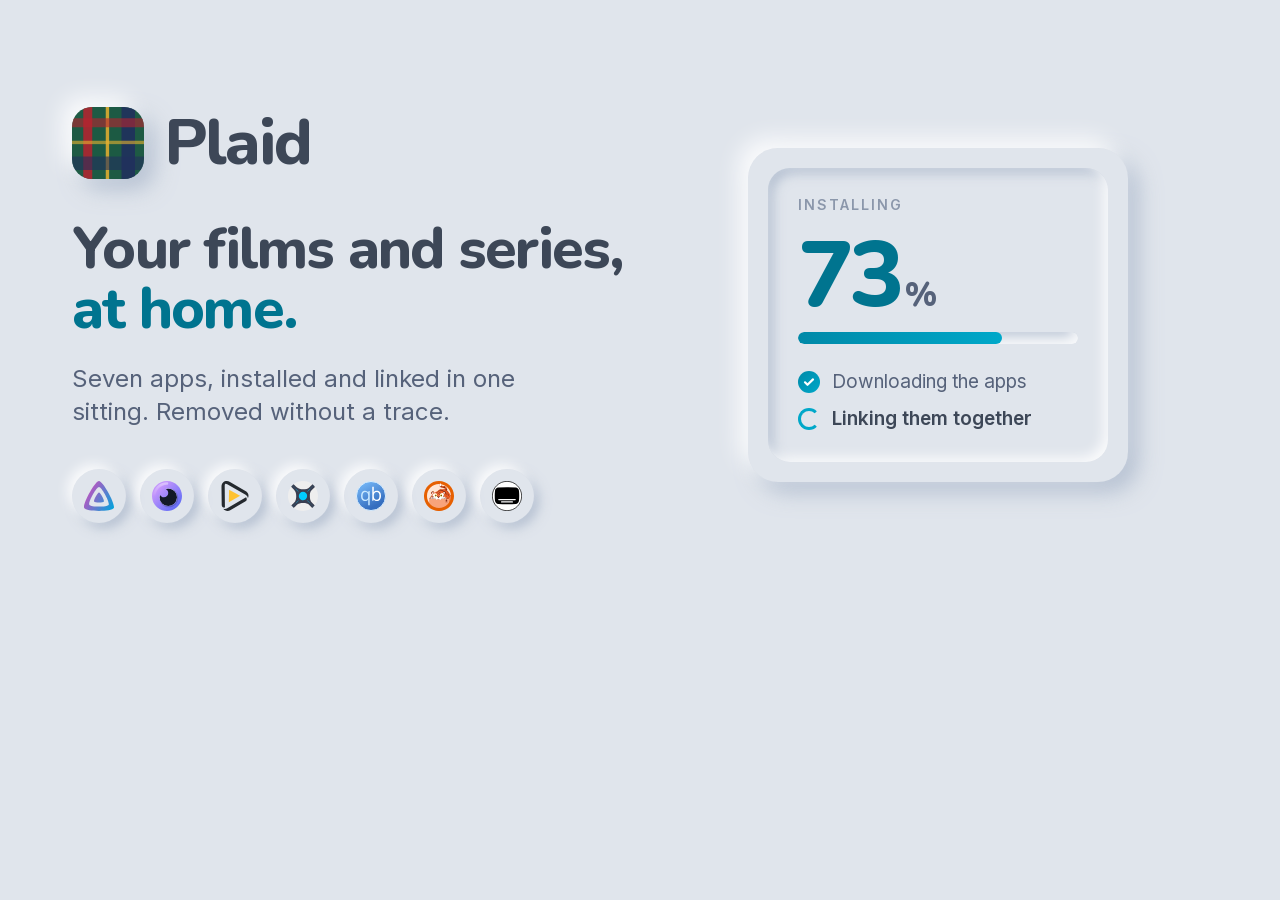
<file: docs/og.html>
<!doctype html>
<!-- Source of site/assets/og.png, the link preview (1200×630). Rebuild it with:
     "/Applications/Google Chrome.app/Contents/MacOS/Google Chrome" --headless=new --hide-scrollbars \
       --window-size=1200,630 --screenshot=site/assets/og.png "file://$PWD/docs/og.html" -->
<html lang="en">
<head>
<meta charset="utf-8">
<link rel="stylesheet" href="../site/assets/fonts.css">
<style>
:root{--surface:#e0e5ec;--hi:rgba(255,255,255,.85);--lo:rgba(163,177,198,.7);
  --raised:-10px -10px 22px var(--hi),10px 10px 22px var(--lo);--small:-5px -5px 12px var(--hi),5px 5px 12px var(--lo);
  --inset:inset -5px -5px 12px var(--hi),inset 5px 5px 12px var(--lo);
  --accent:#0089a8;--accent-2:#00a8c9;--accent-text:#00748f;--text:#3d4757;--text-2:#56627a;--muted:#8b97ab}
*{box-sizing:border-box;margin:0}
html,body{width:1200px;height:630px;overflow:hidden;background:var(--surface);font-family:Inter,sans-serif;color:var(--text-2)}
.page{display:grid;grid-template-columns:1fr 380px;gap:56px;align-items:center;height:100%;padding:0 72px}
.brand{display:flex;align-items:center;gap:20px}
.mark{width:72px;height:72px;border-radius:20px;box-shadow:var(--raised);overflow:hidden}
.mark svg{display:block;width:100%;height:100%}
.brand b{font:800 64px/1 Nunito,sans-serif;color:var(--text);letter-spacing:-.03em}
h1{margin-top:40px;font:800 58px/1.04 Nunito,sans-serif;color:var(--text);letter-spacing:-.03em}
h1 em{font-style:normal;color:var(--accent-text)}
p{margin-top:22px;font-size:24px;line-height:1.4;max-width:30ch}
.apps{display:flex;gap:14px;margin-top:40px}
.apps span{width:54px;height:54px;border-radius:50%;box-shadow:var(--small);display:grid;place-items:center}
.apps img{width:30px;height:30px}
.card{border-radius:30px;box-shadow:var(--raised);padding:20px}
.in{border-radius:22px;box-shadow:var(--inset);padding:30px 30px 32px}
.label{font:700 14px/1 Inter,sans-serif;letter-spacing:.14em;color:var(--muted)}
.big{font:800 92px/1 Nunito,sans-serif;color:var(--accent-text);letter-spacing:-.04em;margin:18px 0 10px}
.big small{font-size:34px;color:var(--text-2);margin-left:4px}
.track{height:12px;border-radius:99px;box-shadow:var(--inset);overflow:hidden}
.track i{display:block;height:100%;width:73%;border-radius:99px;background:linear-gradient(90deg,var(--accent),var(--accent-2))}
ul{list-style:none;padding:0;margin-top:26px;display:flex;flex-direction:column;gap:14px;font-size:19px}
li{display:flex;align-items:center;gap:12px}
.ok{width:22px;height:22px;border-radius:50%;background:linear-gradient(135deg,var(--accent),var(--accent-2));display:grid;place-items:center}
.ok svg{width:12px;height:12px}
.now{width:22px;height:22px;border-radius:50%;border:3px solid var(--accent-2);border-right-color:transparent}
li.cur{color:var(--text);font-weight:600}
</style>
</head>
<body>
<div class="page">
  <div>
    <div class="brand">
      <div class="mark"><svg viewBox="0 0 32 32"><rect width="32" height="32" fill="#1e5b45"/>
        <g opacity=".85"><rect x="5" width="4" height="32" fill="#b8242f"/><rect x="15" width="1.5" height="32" fill="#e8b230"/><rect x="22" width="6" height="32" fill="#22305e"/></g>
        <g opacity=".6"><rect y="5" width="32" height="4" fill="#b8242f"/><rect y="15" width="32" height="1.5" fill="#e8b230"/><rect y="22" width="32" height="6" fill="#22305e"/></g></svg></div>
      <b>Plaid</b>
    </div>
    <h1>Your films and series, <em>at&nbsp;home.</em></h1>
    <p>Seven apps, installed and linked in one sitting. Removed without a trace.</p>
    <div class="apps">
      <span><img src="../site/assets/icons/jellyfin.svg" alt=""></span>
      <span><img src="../site/assets/icons/seerr.svg" alt=""></span>
      <span><img src="../site/assets/icons/radarr.svg" alt=""></span>
      <span><img src="../site/assets/icons/sonarr.svg" alt=""></span>
      <span><img src="../site/assets/icons/qbittorrent.svg" alt=""></span>
      <span><img src="../site/assets/icons/prowlarr.svg" alt=""></span>
      <span><img src="../site/assets/icons/bazarr.svg" alt=""></span>
    </div>
  </div>
  <div class="card"><div class="in">
    <div class="label">INSTALLING</div>
    <div class="big">73<small>%</small></div>
    <div class="track"><i></i></div>
    <ul>
      <li><span class="ok"><svg viewBox="0 0 12 12"><path d="M2 6.3l2.5 2.5L10 3.4" stroke="#fff" stroke-width="2.2" fill="none" stroke-linecap="round" stroke-linejoin="round"/></svg></span>Downloading the apps</li>
      <li class="cur"><span class="now"></span>Linking them together</li>
    </ul>
  </div></div>
</div>
</body>
</html>
</file>
<file: site/assets/fonts.css>
@font-face{font-family: 'Nunito';
  font-style: normal;
  font-weight: 700;
  font-display: swap;
  src: url(fonts/Nunito-700-latin-ext.woff2) format('woff2');
  unicode-range: U+0100-02BA, U+02BD-02C5, U+02C7-02CC, U+02CE-02D7, U+02DD-02FF, U+0304, U+0308, U+0329, U+1D00-1DBF, U+1E00-1E9F, U+1EF2-1EFF, U+2020, U+20A0-20AB, U+20AD-20C4, U+2113, U+2C60-2C7F, U+A720-A7FF;}
@font-face{font-family: 'Nunito';
  font-style: normal;
  font-weight: 700;
  font-display: swap;
  src: url(fonts/Nunito-700-latin.woff2) format('woff2');
  unicode-range: U+0000-00FF, U+0131, U+0152-0153, U+02BB-02BC, U+02C6, U+02DA, U+02DC, U+0304, U+0308, U+0329, U+2000-206F, U+20AC, U+2122, U+2191, U+2193, U+2212, U+2215, U+FEFF, U+FFFD;}
@font-face{font-family: 'Nunito';
  font-style: normal;
  font-weight: 800;
  font-display: swap;
  src: url(fonts/Nunito-800-latin-ext.woff2) format('woff2');
  unicode-range: U+0100-02BA, U+02BD-02C5, U+02C7-02CC, U+02CE-02D7, U+02DD-02FF, U+0304, U+0308, U+0329, U+1D00-1DBF, U+1E00-1E9F, U+1EF2-1EFF, U+2020, U+20A0-20AB, U+20AD-20C4, U+2113, U+2C60-2C7F, U+A720-A7FF;}
@font-face{font-family: 'Nunito';
  font-style: normal;
  font-weight: 800;
  font-display: swap;
  src: url(fonts/Nunito-800-latin.woff2) format('woff2');
  unicode-range: U+0000-00FF, U+0131, U+0152-0153, U+02BB-02BC, U+02C6, U+02DA, U+02DC, U+0304, U+0308, U+0329, U+2000-206F, U+20AC, U+2122, U+2191, U+2193, U+2212, U+2215, U+FEFF, U+FFFD;}
@font-face{font-family: 'Inter';
  font-style: normal;
  font-weight: 400;
  font-display: swap;
  src: url(fonts/Inter-400-latin-ext.woff2) format('woff2');
  unicode-range: U+0100-02BA, U+02BD-02C5, U+02C7-02CC, U+02CE-02D7, U+02DD-02FF, U+0304, U+0308, U+0329, U+1D00-1DBF, U+1E00-1E9F, U+1EF2-1EFF, U+2020, U+20A0-20AB, U+20AD-20C4, U+2113, U+2C60-2C7F, U+A720-A7FF;}
@font-face{font-family: 'Inter';
  font-style: normal;
  font-weight: 400;
  font-display: swap;
  src: url(fonts/Inter-400-latin.woff2) format('woff2');
  unicode-range: U+0000-00FF, U+0131, U+0152-0153, U+02BB-02BC, U+02C6, U+02DA, U+02DC, U+0304, U+0308, U+0329, U+2000-206F, U+20AC, U+2122, U+2191, U+2193, U+2212, U+2215, U+FEFF, U+FFFD;}
@font-face{font-family: 'Inter';
  font-style: normal;
  font-weight: 500;
  font-display: swap;
  src: url(fonts/Inter-500-latin-ext.woff2) format('woff2');
  unicode-range: U+0100-02BA, U+02BD-02C5, U+02C7-02CC, U+02CE-02D7, U+02DD-02FF, U+0304, U+0308, U+0329, U+1D00-1DBF, U+1E00-1E9F, U+1EF2-1EFF, U+2020, U+20A0-20AB, U+20AD-20C4, U+2113, U+2C60-2C7F, U+A720-A7FF;}
@font-face{font-family: 'Inter';
  font-style: normal;
  font-weight: 500;
  font-display: swap;
  src: url(fonts/Inter-500-latin.woff2) format('woff2');
  unicode-range: U+0000-00FF, U+0131, U+0152-0153, U+02BB-02BC, U+02C6, U+02DA, U+02DC, U+0304, U+0308, U+0329, U+2000-206F, U+20AC, U+2122, U+2191, U+2193, U+2212, U+2215, U+FEFF, U+FFFD;}
@font-face{font-family: 'Inter';
  font-style: normal;
  font-weight: 600;
  font-display: swap;
  src: url(fonts/Inter-600-latin-ext.woff2) format('woff2');
  unicode-range: U+0100-02BA, U+02BD-02C5, U+02C7-02CC, U+02CE-02D7, U+02DD-02FF, U+0304, U+0308, U+0329, U+1D00-1DBF, U+1E00-1E9F, U+1EF2-1EFF, U+2020, U+20A0-20AB, U+20AD-20C4, U+2113, U+2C60-2C7F, U+A720-A7FF;}
@font-face{font-family: 'Inter';
  font-style: normal;
  font-weight: 600;
  font-display: swap;
  src: url(fonts/Inter-600-latin.woff2) format('woff2');
  unicode-range: U+0000-00FF, U+0131, U+0152-0153, U+02BB-02BC, U+02C6, U+02DA, U+02DC, U+0304, U+0308, U+0329, U+2000-206F, U+20AC, U+2122, U+2191, U+2193, U+2212, U+2215, U+FEFF, U+FFFD;}
</file>
